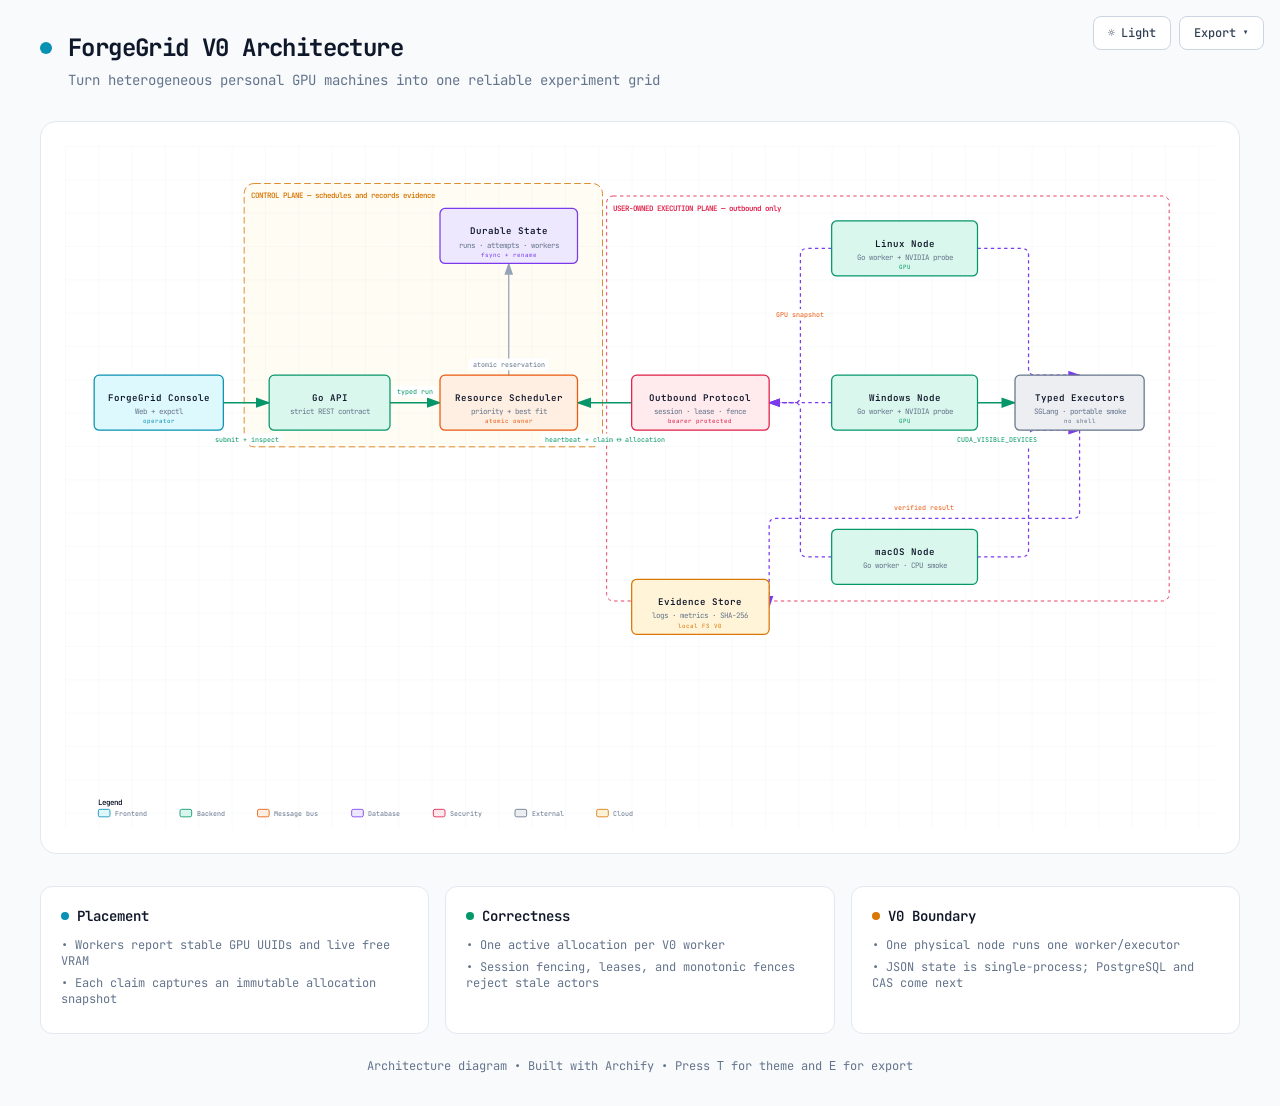
<file: docs/control-plane-architecture.html>
<!DOCTYPE html>
<html lang="en" data-theme="dark">
<head>
  <meta charset="UTF-8">
  <meta name="viewport" content="width=device-width, initial-scale=1.0">
  <meta name="generator" content="archify 2.11.0">
  <title>ForgeGrid V0 Architecture Diagram</title>
  <script>
    // Resolve the theme before first paint so light-preference users don't
    // see a dark flash. The toolbar script below re-applies with UI state.
    (function () {
      try {
        var theme = null;
        try {
          var param = new URLSearchParams(window.location.search).get('theme');
          if (param === 'light' || param === 'dark') theme = param;
        } catch (_) {}
        if (!theme) {
          try { theme = localStorage.getItem('archify-theme'); } catch (_) {}
        }
        if (theme !== 'light' && theme !== 'dark') {
          theme = window.matchMedia('(prefers-color-scheme: light)').matches ? 'light' : 'dark';
        }
        document.documentElement.setAttribute('data-theme', theme);
      } catch (_) {}
    })();
  </script>
  <!-- Async font load: a blackholed network must not block first paint.
       The body font stack falls back to system monospace until it lands. -->
  <link rel="preconnect" href="https://fonts.gstatic.com" crossorigin>
  <link href="https://fonts.googleapis.com/css2?family=JetBrains+Mono:wght@400;500;600;700&display=swap"
        rel="stylesheet" media="print" onload="this.media='all'">
  <noscript>
    <link href="https://fonts.googleapis.com/css2?family=JetBrains+Mono:wght@400;500;600;700&display=swap" rel="stylesheet">
  </noscript>
  <style>
    /* ==========================================================
       THEME VARIABLES — switch by toggling [data-theme] on <html>
       ========================================================== */
    :root,
    [data-theme="dark"] {
      --bg: #020617;
      --grid: #1e293b;
      --text: #ffffff;
      --text-muted: #94a3b8;
      --text-dim: #475569;
      /* UI chrome (menu hints, footer) needs more contrast than SVG .t-dim accents */
      --text-faint: #7d8da1;

      --panel: rgba(15, 23, 42, 0.5);
      --panel-border: #1e293b;
      --lane-fill: rgba(15, 23, 42, 0.22);
      --lane-stroke: #334155;

      --arrow: #64748b;
      --arrow-emphasis: #34d399;

      /* Opaque mask color used behind semi-transparent component fills
         so the arrows drawn underneath are properly hidden. */
      --mask: #0f172a;

      --frontend-fill:    rgba(8, 51, 68, 0.4);
      --frontend-stroke:  #22d3ee;
      --backend-fill:     rgba(6, 78, 59, 0.4);
      --backend-stroke:   #34d399;
      --database-fill:    rgba(76, 29, 149, 0.4);
      --database-stroke:  #a78bfa;
      --cloud-fill:       rgba(120, 53, 15, 0.3);
      --cloud-stroke:     #fbbf24;
      --security-fill:    rgba(136, 19, 55, 0.4);
      --security-stroke:  #fb7185;
      --messagebus-fill:  rgba(251, 146, 60, 0.3);
      --messagebus-stroke:#fb923c;
      --external-fill:    rgba(30, 41, 59, 0.5);
      --external-stroke:  #94a3b8;

      --toolbar-bg:       rgba(15, 23, 42, 0.8);
      --toolbar-border:   #334155;
      --toolbar-text:     #e2e8f0;
      --toolbar-hover:    rgba(15, 23, 42, 0.95);
      --toolbar-menu-bg:  #0f172a;
    }

    [data-theme="light"] {
      --bg: #f8fafc;
      --grid: #e2e8f0;
      --text: #0f172a;
      --text-muted: #64748b;
      --text-dim: #94a3b8;
      --text-faint: #64748b;

      --panel: #ffffff;
      --panel-border: #e2e8f0;
      --lane-fill: rgba(248, 250, 252, 0.65);
      --lane-stroke: #cbd5e1;

      --arrow: #94a3b8;
      --arrow-emphasis: #059669;

      --mask: #ffffff;

      --frontend-fill:    rgba(34, 211, 238, 0.15);
      --frontend-stroke:  #0891b2;
      --backend-fill:     rgba(52, 211, 153, 0.18);
      --backend-stroke:   #059669;
      --database-fill:    rgba(167, 139, 250, 0.2);
      --database-stroke:  #7c3aed;
      --cloud-fill:       rgba(251, 191, 36, 0.18);
      --cloud-stroke:     #d97706;
      --security-fill:    rgba(251, 113, 133, 0.15);
      --security-stroke:  #e11d48;
      --messagebus-fill:  rgba(251, 146, 60, 0.15);
      --messagebus-stroke:#ea580c;
      --external-fill:    rgba(148, 163, 184, 0.18);
      --external-stroke:  #64748b;

      --toolbar-bg:       rgba(255, 255, 255, 0.92);
      --toolbar-border:   #cbd5e1;
      --toolbar-text:     #334155;
      --toolbar-hover:    #ffffff;
      --toolbar-menu-bg:  #ffffff;
    }

    * { margin: 0; padding: 0; box-sizing: border-box; }

    body {
      font-family: 'JetBrains Mono', ui-monospace, SFMono-Regular, Menlo, Consolas, 'DejaVu Sans Mono', 'Liberation Mono', 'Noto Sans Mono CJK SC', 'PingFang SC', 'Hiragino Sans GB', 'Microsoft YaHei', monospace;
      background: var(--bg);
      min-height: 100vh;
      padding: 2rem;
      color: var(--text);
      transition: background 0.2s ease, color 0.2s ease;
    }

    .container { max-width: 1200px; margin: 0 auto; }

    .header { margin-bottom: 2rem; }

    .header-row {
      display: flex;
      align-items: center;
      gap: 1rem;
      margin-bottom: 0.5rem;
    }

    .pulse-dot {
      width: 12px;
      height: 12px;
      background: var(--frontend-stroke);
      border-radius: 50%;
      animation: pulse 2s infinite;
    }

    @keyframes pulse {
      0%, 100% { opacity: 1; }
      50% { opacity: 0.5; }
    }

    h1 {
      font-size: 1.5rem;
      font-weight: 700;
      letter-spacing: -0.025em;
    }

    .subtitle {
      color: var(--text-muted);
      font-size: 0.875rem;
      margin-left: 1.75rem;
    }

    .diagram-container {
      background: var(--panel);
      border-radius: 1rem;
      border: 1px solid var(--panel-border);
      padding: 1.5rem;
      overflow-x: auto;
    }

    svg {
      width: 100%;
      min-width: min(900px, 100%);
      display: block;
    }

    .cards {
      display: grid;
      grid-template-columns: repeat(auto-fit, minmax(280px, 1fr));
      gap: 1rem;
      margin-top: 2rem;
    }

    .card {
      background: var(--panel);
      border-radius: 0.75rem;
      border: 1px solid var(--panel-border);
      padding: 1.25rem;
    }

    .card-header {
      display: flex;
      align-items: center;
      gap: 0.5rem;
      margin-bottom: 0.75rem;
    }

    .card-dot {
      width: 8px;
      height: 8px;
      border-radius: 50%;
    }

    .card-dot.cyan     { background: var(--frontend-stroke); }
    .card-dot.emerald  { background: var(--backend-stroke); }
    .card-dot.violet   { background: var(--database-stroke); }
    .card-dot.amber    { background: var(--cloud-stroke); }
    .card-dot.rose     { background: var(--security-stroke); }
    .card-dot.orange   { background: var(--messagebus-stroke); }
    .card-dot.slate    { background: var(--external-stroke); }

    .card h3 { font-size: 0.875rem; font-weight: 600; color: var(--text); }

    .card ul {
      list-style: none;
      color: var(--text-muted);
      font-size: 0.75rem;
    }

    .card li { margin-bottom: 0.375rem; }

    .footer {
      text-align: center;
      margin-top: 1.5rem;
      color: var(--text-faint);
      font-size: 0.75rem;
    }

    /* ==========================================================
       Print stylesheet — hide interactive controls, force light,
       drop the grid so the diagram doesn't waste ink, use landscape
       so wide diagrams fit, pack summary cards into 2 columns to
       avoid an orphan card on a trailing page.
       ========================================================== */
    @page { size: landscape; margin: 1.5cm; }

    @media print {
      /* Force the FULL light palette — including component fills/strokes and
         lane/arrow colors — so printing from dark theme doesn't put neon
         strokes and translucent dark fills on white paper. */
      :root, [data-theme="dark"], [data-theme="light"] {
        --bg: #ffffff;
        --grid: transparent;
        --panel: #ffffff;
        --panel-border: #e2e8f0;
        --text: #0f172a;
        --text-muted: #475569;
        --text-dim: #94a3b8;
        --text-faint: #64748b;
        --mask: #ffffff;
        --lane-fill: rgba(248, 250, 252, 0.65);
        --lane-stroke: #cbd5e1;
        --arrow: #94a3b8;
        --arrow-emphasis: #059669;
        --frontend-fill:    rgba(34, 211, 238, 0.15);
        --frontend-stroke:  #0891b2;
        --backend-fill:     rgba(52, 211, 153, 0.18);
        --backend-stroke:   #059669;
        --database-fill:    rgba(167, 139, 250, 0.2);
        --database-stroke:  #7c3aed;
        --cloud-fill:       rgba(251, 191, 36, 0.18);
        --cloud-stroke:     #d97706;
        --security-fill:    rgba(251, 113, 133, 0.15);
        --security-stroke:  #e11d48;
        --messagebus-fill:  rgba(251, 146, 60, 0.15);
        --messagebus-stroke:#ea580c;
        --external-fill:    rgba(148, 163, 184, 0.18);
        --external-stroke:  #64748b;
      }
      body { background: #ffffff !important; padding: 0; }
      .container { max-width: none; }
      .toolbar, .archify-toast, .no-print { display: none !important; }
      .diagram-container, .card { box-shadow: none; border-color: #e2e8f0; }
      .cards { grid-template-columns: 1fr 1fr; }
      /* Ensure elements break sensibly across pages */
      .card { break-inside: avoid; page-break-inside: avoid; }
      .diagram-container { break-inside: avoid; page-break-inside: avoid; }
      h1, .subtitle { color: #0f172a; }
    }

    /* ==========================================================
       TOOLBAR (theme toggle + export menu)
       ========================================================== */
    .toolbar {
      position: fixed;
      top: 1rem;
      right: 1rem;
      display: flex;
      gap: 0.5rem;
      z-index: 100;
    }
    .toolbar button {
      background: var(--toolbar-bg);
      color: var(--toolbar-text);
      border: 1px solid var(--toolbar-border);
      padding: 0.5rem 0.875rem;
      border-radius: 0.5rem;
      font-family: inherit;
      font-size: 0.75rem;
      font-weight: 500;
      cursor: pointer;
      backdrop-filter: blur(8px);
      transition: background 0.15s, border-color 0.15s;
      display: inline-flex;
      align-items: center;
      gap: 0.375rem;
    }
    .toolbar button:hover {
      background: var(--toolbar-hover);
      border-color: var(--arrow);
    }
    .toolbar button:focus-visible {
      outline: 2px solid var(--frontend-stroke);
      outline-offset: 2px;
    }
    .toolbar .export-wrap { position: relative; }
    .toolbar .export-menu {
      position: absolute;
      top: calc(100% + 0.375rem);
      right: 0;
      background: var(--toolbar-menu-bg);
      border: 1px solid var(--toolbar-border);
      border-radius: 0.5rem;
      padding: 0.375rem;
      min-width: 160px;
      display: none;
      flex-direction: column;
      box-shadow: 0 4px 20px rgba(0,0,0,0.25);
    }
    .toolbar .export-menu.open { display: flex; }
    .toolbar .export-menu button {
      background: transparent;
      border: 0;
      justify-content: space-between;
      width: 100%;
      text-align: left;
      padding: 0.5rem 0.75rem;
    }
    .toolbar .export-menu button:hover {
      background: var(--toolbar-hover);
    }
    .toolbar .export-menu .hint {
      color: var(--text-faint);
      font-size: 0.625rem;
    }
    .toolbar .export-menu hr {
      border: 0;
      border-top: 1px solid var(--toolbar-border);
      margin: 0.25rem 0.375rem;
      opacity: 0.5;
    }

    /* Toast — brief feedback for actions like "copied" */
    .archify-toast {
      position: fixed;
      top: 1rem;
      left: 50%;
      transform: translateX(-50%) translateY(-8px);
      background: var(--toolbar-menu-bg);
      color: var(--text);
      border: 1px solid var(--toolbar-border);
      padding: 0.5rem 1rem;
      border-radius: 0.5rem;
      font-family: inherit;
      font-size: 0.75rem;
      opacity: 0;
      transition: opacity 0.2s, transform 0.2s;
      z-index: 200;
      pointer-events: none;
      box-shadow: 0 4px 20px rgba(0,0,0,0.25);
    }
    .archify-toast.show {
      opacity: 1;
      transform: translateX(-50%) translateY(0);
    }

    @media (max-width: 720px) {
      body { padding: 1rem; }
      .toolbar {
        position: static;
        justify-content: flex-end;
        margin-bottom: 1rem;
      }
      .header { margin-bottom: 1.25rem; }
      .header-row {
        gap: 0.75rem;
        align-items: flex-start;
      }
      h1 {
        font-size: 1.25rem;
        line-height: 1.25;
      }
      .subtitle {
        margin-left: 0;
        font-size: 0.8125rem;
        line-height: 1.55;
      }
      .diagram-container {
        padding: 0.75rem;
        border-radius: 0.75rem;
      }
      .cards {
        grid-template-columns: 1fr;
        margin-top: 1rem;
      }
    }

    /* ==========================================================
       SVG SEMANTIC CLASSES — use these instead of inline fill/stroke
       ========================================================== */
    .c-grid       { stroke: var(--grid); fill: none; }
    .c-mask       { fill: var(--mask); stroke: none; }

    .c-frontend   { fill: var(--frontend-fill);   stroke: var(--frontend-stroke); }
    .c-backend    { fill: var(--backend-fill);    stroke: var(--backend-stroke); }
    .c-database   { fill: var(--database-fill);   stroke: var(--database-stroke); }
    .c-cloud      { fill: var(--cloud-fill);      stroke: var(--cloud-stroke); }
    .c-security   { fill: var(--security-fill);   stroke: var(--security-stroke); }
    .c-messagebus { fill: var(--messagebus-fill); stroke: var(--messagebus-stroke); }
    .c-external   { fill: var(--external-fill);   stroke: var(--external-stroke); }

    /* Text helpers */
    .t-primary { fill: var(--text); }
    .t-muted   { fill: var(--text-muted); }
    .t-dim     { fill: var(--text-dim); }
    .t-frontend   { fill: var(--frontend-stroke); }
    .t-backend    { fill: var(--backend-stroke); }
    .t-database   { fill: var(--database-stroke); }
    .t-cloud      { fill: var(--cloud-stroke); }
    .t-security   { fill: var(--security-stroke); }
    .t-messagebus { fill: var(--messagebus-stroke); }
    .t-external   { fill: var(--external-stroke); }

    /* Arrows */
    .a-default   { stroke: var(--arrow); fill: none; }
    .a-emphasis  { stroke: var(--arrow-emphasis); fill: none; }
    .a-security  { stroke: var(--security-stroke); fill: none; stroke-dasharray: 5,5; }
    .a-dashed    { stroke: var(--database-stroke); fill: none; stroke-dasharray: 4,4; }

    /* Arrowhead markers reference these */
    .m-default   { fill: var(--arrow); }
    .m-emphasis  { fill: var(--arrow-emphasis); }
    .m-security  { fill: var(--security-stroke); }
    .m-dashed    { fill: var(--database-stroke); }

    /* Dashed boundary variants */
    .c-security-group { fill: transparent; stroke: var(--security-stroke); stroke-dasharray: 4,4; }
    .c-region         { fill: rgba(251, 191, 36, 0.05); stroke: var(--cloud-stroke); stroke-dasharray: 8,4; }
    .c-lane           { fill: var(--lane-fill); stroke: var(--lane-stroke); stroke-dasharray: 6,6; }

    /* Optional trace animation, enabled only by meta.animation = "trace".
       Static diagrams do not carry data-animation and render exactly as before. */
    svg[data-animation="trace"] [data-animate="edge"] {
      stroke-dasharray: 10 8;
      stroke-dashoffset: 54;
      animation: archify-edge-flow 2.4s linear infinite;
      animation-delay: calc(var(--step, 0) * 160ms);
    }
    svg[data-animation="trace"] [data-animate="node"] {
      transform-box: fill-box;
      transform-origin: center;
      animation: archify-node-pulse 3.6s ease-in-out infinite;
      animation-delay: calc(var(--step, 0) * 160ms);
    }
    @keyframes archify-edge-flow {
      to { stroke-dashoffset: 0; }
    }
    @keyframes archify-node-pulse {
      0%, 72%, 100% { filter: none; stroke-width: 1.5; }
      18%, 36% {
        filter: drop-shadow(0 0 8px var(--arrow-emphasis));
        stroke-width: 2.4;
      }
    }
    @media (prefers-reduced-motion: reduce) {
      svg[data-animation="trace"] [data-animate] {
        animation: none !important;
        stroke-dashoffset: 0;
      }
    }
  </style>
</head>
<body>
  <!-- Toolbar: theme toggle + export menu (present on every generated diagram)
       Keyboard: T toggles theme, E opens export menu (when no input focused) -->
  <div class="toolbar" role="toolbar" aria-label="Diagram actions">
    <button id="btn-theme" type="button"
            title="Toggle theme (T)"
            aria-label="Toggle color theme"
            aria-pressed="false">
      <span id="theme-icon" aria-hidden="true">&#9790;</span>
      <span id="theme-label">Dark</span>
    </button>
    <div class="export-wrap">
      <button id="btn-export" type="button"
              title="Export diagram (E)"
              aria-label="Export diagram"
              aria-haspopup="menu"
              aria-expanded="false"
              aria-controls="export-menu">
        Export <span aria-hidden="true">&#9662;</span>
      </button>
      <div class="export-menu" id="export-menu" role="menu" aria-label="Export">
        <button data-action="copy"  type="button" role="menuitem" tabindex="-1">Copy to clipboard <span class="hint">PNG</span></button>
        <hr role="separator">
        <button data-format="png"   type="button" role="menuitem" tabindex="-1">Download PNG</button>
        <button data-format="jpeg"  type="button" role="menuitem" tabindex="-1">Download JPEG</button>
        <button data-format="webp"  type="button" role="menuitem" tabindex="-1">Download WebP</button>
        <hr role="separator">
        <button data-format="svg"   type="button" role="menuitem" tabindex="-1">Download SVG <span class="hint">vector</span></button>
      </div>
    </div>
  </div>

  <div class="container">
    <!-- Header -->
    <div class="header">
      <div class="header-row">
        <div class="pulse-dot"></div>
        <h1>ForgeGrid V0 Architecture</h1>
      </div>
      <p class="subtitle">Turn heterogeneous personal GPU machines into one reliable experiment grid</p>
    </div>

    <!-- Main Diagram -->
    <div class="diagram-container">
      <svg viewBox="0 0 1380 820" role="img" aria-label="ForgeGrid V0 Architecture — Turn heterogeneous personal GPU machines into one reliable experiment grid (architecture diagram)">
        <!-- Definitions -->
        <defs>
          <marker id="arrowhead" markerWidth="10" markerHeight="7" refX="9" refY="3.5" orient="auto">
            <polygon points="0 0, 10 3.5, 0 7" class="m-default" />
          </marker>
          <marker id="arrowhead-emphasis" markerWidth="10" markerHeight="7" refX="9" refY="3.5" orient="auto">
            <polygon points="0 0, 10 3.5, 0 7" class="m-emphasis" />
          </marker>
          <marker id="arrowhead-security" markerWidth="10" markerHeight="7" refX="9" refY="3.5" orient="auto">
            <polygon points="0 0, 10 3.5, 0 7" class="m-security" />
          </marker>
          <marker id="arrowhead-dashed" markerWidth="10" markerHeight="7" refX="9" refY="3.5" orient="auto">
            <polygon points="0 0, 10 3.5, 0 7" class="m-dashed" />
          </marker>
          <pattern id="grid" width="40" height="40" patternUnits="userSpaceOnUse">
            <path d="M 40 0 L 0 0 0 40" class="c-grid" stroke-width="0.5"/>
          </pattern>
        </defs>

        <!-- Background Grid -->
        <rect width="100%" height="100%" fill="url(#grid)" />

        <!-- Boundaries (behind everything) -->
        <rect x="215" y="45" width="430" height="316" rx="12" class="c-region" stroke-width="1"/>
        <text x="223" y="63" class="t-cloud" font-size="9" font-weight="600">CONTROL PLANE — schedules and records evidence</text>

        <rect x="650" y="60" width="675" height="486" rx="8" class="c-security-group" stroke-width="1"/>
        <text x="658" y="78" class="t-security" font-size="9" font-weight="600">USER-OWNED EXECUTION PLANE — outbound only</text>

        <!-- Connection paths (before components for correct z-order) -->
        <path d="M 190 308 L 245 308" class="a-emphasis" stroke-width="1.8" marker-end="url(#arrowhead-emphasis)"/>
        <path d="M 390 308 L 450 308" class="a-emphasis" stroke-width="1.8" marker-end="url(#arrowhead-emphasis)"/>
        <path d="M 532.5 275 L 532.5 141" class="a-default" stroke-width="1.5" marker-end="url(#arrowhead)"/>
        <path d="M 680 308 L 615 308" class="a-emphasis" stroke-width="1.8" marker-end="url(#arrowhead-emphasis)"/>
        <path d="M 920 123 L 890.5 123 Q 882.5 123 882.5 131 L 882.5 300 Q 882.5 308 874.5 308 L 845 308" class="a-dashed" stroke-width="1.5" marker-end="url(#arrowhead-dashed)"/>
        <path d="M 920 308 L 845 308" class="a-dashed" stroke-width="1.5" marker-end="url(#arrowhead-dashed)"/>
        <path d="M 920 493 L 890.5 493 Q 882.5 493 882.5 485 L 882.5 316 Q 882.5 308 874.5 308 L 845 308" class="a-dashed" stroke-width="1.5" marker-end="url(#arrowhead-dashed)"/>
        <path d="M 1095 308 L 1140 308" class="a-emphasis" stroke-width="1.8" marker-end="url(#arrowhead-emphasis)"/>
        <path d="M 1095 123 L 1148.25 123 Q 1156.25 123 1156.25 131 L 1156.25 267 Q 1156.25 275 1164.25 275 L 1217.5 275" class="a-dashed" stroke-width="1.5" marker-end="url(#arrowhead-dashed)"/>
        <path d="M 1095 493 L 1148.25 493 Q 1156.25 493 1156.25 485 L 1156.25 349 Q 1156.25 341 1164.25 341 L 1217.5 341" class="a-dashed" stroke-width="1.5" marker-end="url(#arrowhead-dashed)"/>
        <path d="M 1217.5 341 L 1217.5 439 Q 1217.5 447 1209.5 447 L 853 447 Q 845 447 845 455 L 845 553" class="a-dashed" stroke-width="1.5" marker-end="url(#arrowhead-dashed)"/>

        <!-- Components -->
        <rect x="35" y="275" width="155" height="66" rx="6" class="c-mask"/>
        <rect x="35" y="275" width="155" height="66" rx="6" class="c-frontend" stroke-width="1.5"/>
        <text x="112.5" y="306" class="t-primary" font-size="11" font-weight="600" text-anchor="middle">ForgeGrid Console</text>
        <text x="112.5" y="322" class="t-muted" font-size="9" text-anchor="middle">Web + expctl</text>
        <text x="112.5" y="333" class="t-frontend" font-size="7" text-anchor="middle">operator</text>

        <rect x="245" y="275" width="145" height="66" rx="6" class="c-mask"/>
        <rect x="245" y="275" width="145" height="66" rx="6" class="c-backend" stroke-width="1.5"/>
        <text x="317.5" y="306" class="t-primary" font-size="11" font-weight="600" text-anchor="middle">Go API</text>
        <text x="317.5" y="322" class="t-muted" font-size="9" text-anchor="middle">strict REST contract</text>

        <rect x="450" y="275" width="165" height="66" rx="6" class="c-mask"/>
        <rect x="450" y="275" width="165" height="66" rx="6" class="c-messagebus" stroke-width="1.5"/>
        <text x="532.5" y="306" class="t-primary" font-size="11" font-weight="600" text-anchor="middle">Resource Scheduler</text>
        <text x="532.5" y="322" class="t-muted" font-size="9" text-anchor="middle">priority + best fit</text>
        <text x="532.5" y="333" class="t-messagebus" font-size="7" text-anchor="middle">atomic owner</text>

        <rect x="450" y="75" width="165" height="66" rx="6" class="c-mask"/>
        <rect x="450" y="75" width="165" height="66" rx="6" class="c-database" stroke-width="1.5"/>
        <text x="532.5" y="106" class="t-primary" font-size="11" font-weight="600" text-anchor="middle">Durable State</text>
        <text x="532.5" y="122" class="t-muted" font-size="9" text-anchor="middle">runs · attempts · workers</text>
        <text x="532.5" y="133" class="t-database" font-size="7" text-anchor="middle">fsync + rename</text>

        <rect x="680" y="275" width="165" height="66" rx="6" class="c-mask"/>
        <rect x="680" y="275" width="165" height="66" rx="6" class="c-security" stroke-width="1.5"/>
        <text x="762.5" y="306" class="t-primary" font-size="11" font-weight="600" text-anchor="middle">Outbound Protocol</text>
        <text x="762.5" y="322" class="t-muted" font-size="9" text-anchor="middle">session · lease · fence</text>
        <text x="762.5" y="333" class="t-security" font-size="7" text-anchor="middle">bearer protected</text>

        <rect x="920" y="90" width="175" height="66" rx="6" class="c-mask"/>
        <rect x="920" y="90" width="175" height="66" rx="6" class="c-backend" stroke-width="1.5"/>
        <text x="1007.5" y="121" class="t-primary" font-size="11" font-weight="600" text-anchor="middle">Linux Node</text>
        <text x="1007.5" y="137" class="t-muted" font-size="9" text-anchor="middle">Go worker + NVIDIA probe</text>
        <text x="1007.5" y="148" class="t-backend" font-size="7" text-anchor="middle">GPU</text>

        <rect x="920" y="275" width="175" height="66" rx="6" class="c-mask"/>
        <rect x="920" y="275" width="175" height="66" rx="6" class="c-backend" stroke-width="1.5"/>
        <text x="1007.5" y="306" class="t-primary" font-size="11" font-weight="600" text-anchor="middle">Windows Node</text>
        <text x="1007.5" y="322" class="t-muted" font-size="9" text-anchor="middle">Go worker + NVIDIA probe</text>
        <text x="1007.5" y="333" class="t-backend" font-size="7" text-anchor="middle">GPU</text>

        <rect x="920" y="460" width="175" height="66" rx="6" class="c-mask"/>
        <rect x="920" y="460" width="175" height="66" rx="6" class="c-backend" stroke-width="1.5"/>
        <text x="1007.5" y="491" class="t-primary" font-size="11" font-weight="600" text-anchor="middle">macOS Node</text>
        <text x="1007.5" y="507" class="t-muted" font-size="9" text-anchor="middle">Go worker · CPU smoke</text>

        <rect x="1140" y="275" width="155" height="66" rx="6" class="c-mask"/>
        <rect x="1140" y="275" width="155" height="66" rx="6" class="c-external" stroke-width="1.5"/>
        <text x="1217.5" y="306" class="t-primary" font-size="11" font-weight="600" text-anchor="middle">Typed Executors</text>
        <text x="1217.5" y="322" class="t-muted" font-size="9" text-anchor="middle">SGLang · portable smoke</text>
        <text x="1217.5" y="333" class="t-external" font-size="7" text-anchor="middle">no shell</text>

        <rect x="680" y="520" width="165" height="66" rx="6" class="c-mask"/>
        <rect x="680" y="520" width="165" height="66" rx="6" class="c-cloud" stroke-width="1.5"/>
        <text x="762.5" y="551" class="t-primary" font-size="11" font-weight="600" text-anchor="middle">Evidence Store</text>
        <text x="762.5" y="567" class="t-muted" font-size="9" text-anchor="middle">logs · metrics · SHA-256</text>
        <text x="762.5" y="578" class="t-cloud" font-size="7" text-anchor="middle">local FS V0</text>

        <!-- Connection labels -->
        <rect x="174.6" y="345" width="86.8" height="14" rx="3" class="c-mask"/>
        <text x="218" y="355" class="t-backend" font-size="8" text-anchor="middle">submit + inspect</text>
        <rect x="393.4" y="288" width="53.199999999999996" height="14" rx="3" class="c-mask"/>
        <text x="420" y="298" class="t-backend" font-size="8" text-anchor="middle">typed run</text>
        <rect x="484.3" y="255" width="96.39999999999999" height="14" rx="3" class="c-mask"/>
        <text x="532.5" y="265" class="t-muted" font-size="8" text-anchor="middle">atomic reservation</text>
        <rect x="571" y="345" width="154" height="14" rx="3" class="c-mask"/>
        <text x="648" y="355" class="t-backend" font-size="8" text-anchor="middle">heartbeat + claim ↔ allocation</text>
        <rect x="848.7" y="195.5" width="67.6" height="14" rx="3" class="c-mask"/>
        <text x="882.5" y="205.5" class="t-messagebus" font-size="8" text-anchor="middle">GPU snapshot</text>


        <rect x="1065" y="345" width="106" height="14" rx="3" class="c-mask"/>
        <text x="1118" y="355" class="t-backend" font-size="8" text-anchor="middle">CUDA_VISIBLE_DEVICES</text>


        <rect x="990.25" y="427" width="82" height="14" rx="3" class="c-mask"/>
        <text x="1031.25" y="437" class="t-messagebus" font-size="8" text-anchor="middle">verified result</text>

        <!-- Legend -->
        <text x="40" y="791" class="t-primary" font-size="9" font-weight="600">Legend</text>
        <rect x="40" y="796" width="14" height="9" rx="2" class="c-frontend" stroke-width="1"/>
        <text x="60" y="804" class="t-muted" font-size="8">Frontend</text>
        <rect x="138" y="796" width="14" height="9" rx="2" class="c-backend" stroke-width="1"/>
        <text x="158" y="804" class="t-muted" font-size="8">Backend</text>
        <rect x="231" y="796" width="14" height="9" rx="2" class="c-messagebus" stroke-width="1"/>
        <text x="251" y="804" class="t-muted" font-size="8">Message bus</text>
        <rect x="344" y="796" width="14" height="9" rx="2" class="c-database" stroke-width="1"/>
        <text x="364" y="804" class="t-muted" font-size="8">Database</text>
        <rect x="442" y="796" width="14" height="9" rx="2" class="c-security" stroke-width="1"/>
        <text x="462" y="804" class="t-muted" font-size="8">Security</text>
        <rect x="540" y="796" width="14" height="9" rx="2" class="c-external" stroke-width="1"/>
        <text x="560" y="804" class="t-muted" font-size="8">External</text>
        <rect x="638" y="796" width="14" height="9" rx="2" class="c-cloud" stroke-width="1"/>
        <text x="658" y="804" class="t-muted" font-size="8">Cloud</text>
      </svg>
    </div>

    <!-- Info Cards -->
    <div class="cards">
      <div class="card">
        <div class="card-header">
          <div class="card-dot cyan"></div>
          <h3>Placement</h3>
        </div>
        <ul>
          <li>&bull; Workers report stable GPU UUIDs and live free VRAM</li>
          <li>&bull; Each claim captures an immutable allocation snapshot</li>
        </ul>
      </div>

      <div class="card">
        <div class="card-header">
          <div class="card-dot emerald"></div>
          <h3>Correctness</h3>
        </div>
        <ul>
          <li>&bull; One active allocation per V0 worker</li>
          <li>&bull; Session fencing, leases, and monotonic fences reject stale actors</li>
        </ul>
      </div>

      <div class="card">
        <div class="card-header">
          <div class="card-dot amber"></div>
          <h3>V0 Boundary</h3>
        </div>
        <ul>
          <li>&bull; One physical node runs one worker/executor</li>
          <li>&bull; JSON state is single-process; PostgreSQL and CAS come next</li>
        </ul>
      </div>
    </div>

    <!-- Footer -->
    <p class="footer">
      Architecture diagram &bull; Built with Archify<span class="no-print"> &bull; Press <kbd>T</kbd> for theme and <kbd>E</kbd> for export</span>
    </p>
  </div>

  <script>
    /* ============================================================
       Theme toggle — persists to localStorage, respects system pref
       ============================================================ */
    var Archify = {};

    Archify.theme = (function () {
      var STORAGE_KEY = 'archify-theme';
      var html = document.documentElement;
      var btn = document.getElementById('btn-theme');
      var icon = document.getElementById('theme-icon');
      var label = document.getElementById('theme-label');

      // localStorage can throw (blocked cookies, sandboxed iframes); the whole
      // script element dies on an uncaught error, so guard every access.
      function readStored() {
        try { return localStorage.getItem(STORAGE_KEY); } catch (_) { return null; }
      }
      function writeStored(value) {
        try { localStorage.setItem(STORAGE_KEY, value); } catch (_) {}
      }
      function urlOverride() {
        // URL param wins (useful for deterministic screenshots / share links)
        try {
          var param = new URLSearchParams(window.location.search).get('theme');
          if (param === 'light' || param === 'dark') return param;
        } catch (_) {}
        return null;
      }

      function resolveInitial() {
        var fromUrl = urlOverride();
        if (fromUrl) return fromUrl;
        var saved = readStored();
        if (saved === 'light' || saved === 'dark') return saved;
        return window.matchMedia('(prefers-color-scheme: light)').matches ? 'light' : 'dark';
      }

      function apply(theme) {
        html.setAttribute('data-theme', theme);
        icon.textContent = theme === 'dark' ? '\u263E' : '\u263C';
        label.textContent = theme === 'dark' ? 'Dark' : 'Light';
        btn.setAttribute('aria-pressed', theme === 'light' ? 'true' : 'false');
      }

      function toggle() {
        var next = html.getAttribute('data-theme') === 'dark' ? 'light' : 'dark';
        apply(next);
        writeStored(next);
      }

      apply(resolveInitial());
      btn.addEventListener('click', toggle);

      // Follow live OS theme changes while the user has no explicit preference.
      try {
        var media = window.matchMedia('(prefers-color-scheme: light)');
        var onChange = function (e) {
          var saved = readStored();
          if (urlOverride() || saved === 'light' || saved === 'dark') return;
          apply(e.matches ? 'light' : 'dark');
        };
        if (media.addEventListener) media.addEventListener('change', onChange);
        else if (media.addListener) media.addListener(onChange);
      } catch (_) {}

      return { toggle: toggle };
    })();

    /* ============================================================
       Export — PNG / JPEG / WebP / SVG (download) and Copy PNG (clipboard)

       Raster exports are always rendered at 4x source resolution for
       maximum sharpness. The trick: we set the serialized SVG's
       `width`/`height` to viewBox * 4 so the browser rasterizes the
       vectors at that resolution natively. drawImage then draws at
       the image's natural size (no upscaling = no blur).

       JPEG/WebP paint the current theme's background explicitly since
       those formats have no alpha channel.
       ============================================================ */
    (function () {
      var RASTER_SCALE = 4;

      function diagramFilename() {
        var title = (document.title || 'diagram')
          .replace(/\s+Architecture(\s+Diagram)?$/i, '')
          .replace(/\s+Diagram$/i, '')
          .trim();
        return title.replace(/[^a-z0-9_\-]+/gi, '-')
                    .toLowerCase()
                    .replace(/^-+|-+$/g, '') || 'diagram';
      }

      function currentBg() {
        return getComputedStyle(document.body).backgroundColor || '#ffffff';
      }

      /**
       * Serialize the main SVG into a standalone document.
       *
       * Two modes:
       * - Default (opts.autoTheme=false) — locks the serialized SVG to the
       *   viewer's current theme. Used by the raster pipeline
       *   (PNG/JPEG/WebP/clipboard) because canvas rasterization needs
       *   deterministic colors; a raster cannot react to
       *   prefers-color-scheme after encoding.
       * - autoTheme=true — emits BOTH dark and light variable sets plus a
       *   `@media (prefers-color-scheme)` rule so the resulting SVG
       *   self-themes when embedded in GitHub READMEs or other hosts that
       *   expose a color scheme. Used for "Download SVG".
       */
      function serializeSvg(scale, opts) {
        // scale: integer multiplier for intrinsic SVG pixel dimensions used by
        // the raster path. Defaults to 1 (natural size) for SVG download.
        scale = scale || 1;
        opts = opts || {};
        var autoTheme = opts.autoTheme === true;

        var svg = document.querySelector('.diagram-container svg');
        var clone = svg.cloneNode(true);

        var vb = svg.viewBox.baseVal;
        // Scale width/height so the browser rasterizes the vectors at target
        // resolution directly. viewBox stays unchanged so coordinates don't
        // shift. This is the key to sharp rasters — do NOT scale later via
        // canvas upscaling.
        clone.setAttribute('width', vb.width * scale);
        clone.setAttribute('height', vb.height * scale);
        clone.setAttribute('xmlns', 'http://www.w3.org/2000/svg');

        // Only the SVG-relevant rules: semantic classes, markers, and the
        // theme variable blocks. Toolbar/cards/print CSS can never apply
        // inside a standalone SVG and would only bloat the export.
        var hostStyle = (function () {
          var out = [];
          Array.prototype.forEach.call(document.styleSheets, function (sheet) {
            var rules;
            try { rules = sheet.cssRules; } catch (_) { return; } // cross-origin
            if (!rules) return;
            Array.prototype.forEach.call(rules, function (rule) {
              if (rule.type !== 1) return; // plain style rules only
              var sel = rule.selectorText || '';
              if (/(^|,)\s*(svg|:root|\[data-theme|\.c-|\.t-|\.a-|\.m-)/.test(sel)) {
                out.push(rule.cssText);
              }
            });
          });
          return out.join('\n');
        })();

        // Derive the variable list from the stylesheet so newly added theme
        // variables can never be missed by the export pipeline again
        // (--lane-fill/--lane-stroke once were).
        var varNames = (function () {
          var seen = {};
          var names = [];
          (hostStyle.match(/--[a-zA-Z0-9-]+(?=\s*:)/g) || []).forEach(function (n) {
            if (!seen[n]) { seen[n] = true; names.push(n); }
          });
          return names;
        })();

        // Resolve the full variable set for a given data-theme via an
        // off-DOM probe, independent of what the viewer is currently set to.
        function resolveVars(themeAttr) {
          var probe = document.createElement('div');
          probe.setAttribute('data-theme', themeAttr);
          probe.style.cssText = 'position:absolute;width:0;height:0;visibility:hidden;';
          document.body.appendChild(probe);
          try {
            var c = getComputedStyle(probe);
            return varNames.map(function (n) {
              return n + ': ' + c.getPropertyValue(n).trim() + ';';
            }).join(' ');
          } finally {
            document.body.removeChild(probe);
          }
        }

        // Prepend a local()-only @font-face block for each weight so that the
        // sandboxed image-rendering context used during PNG/JPEG/WebP export
        // can find JetBrains Mono if the user has it installed locally, and
        // falls through cleanly to the monospace stack otherwise. The usual
        // Google-Fonts <link> in the host document is unreachable from the
        // serialized SVG, so url()-sourced faces would just hang.
        var fontFallback = [400, 500, 600, 700].map(function (w) {
          return "@font-face { font-family: 'JetBrains Mono'; font-weight: " + w +
                 "; src: local('JetBrains Mono'), local('JetBrainsMono-Regular'); }";
        }).join('\n');

        var style = document.createElementNS('http://www.w3.org/2000/svg', 'style');
        var bgRect = document.createElementNS('http://www.w3.org/2000/svg', 'rect');
        bgRect.setAttribute('width', '100%');
        bgRect.setAttribute('height', '100%');

        if (autoTheme) {
          // Dual-theme SVG. Dark is the default (so hosts without
          // prefers-color-scheme still render), light swaps in via media
          // query, and svg[data-theme="..."] still lets downstream
          // consumers force a specific theme.
          var darkVars = resolveVars('dark');
          var lightVars = resolveVars('light');

          style.textContent =
            fontFallback + "\n" +
            "svg { font-family: 'JetBrains Mono', ui-monospace, SFMono-Regular, Menlo, Consolas, 'DejaVu Sans Mono', 'Liberation Mono', 'Noto Sans Mono CJK SC', 'PingFang SC', 'Hiragino Sans GB', 'Microsoft YaHei', monospace; }\n" +
            hostStyle + "\n" +
            ":root, svg { " + darkVars + " }\n" +
            "@media (prefers-color-scheme: light) { :root, svg { " + lightVars + " } }\n" +
            "svg[data-theme=\"light\"] { " + lightVars + " }\n" +
            "svg[data-theme=\"dark\"] { " + darkVars + " }\n" +
            "rect.c-bg-rect { fill: var(--bg); }\n";

          // Don't lock the serialized SVG to the viewer's current theme.
          clone.removeAttribute('data-theme');
          // Background follows the CSS variable, not a fixed color, so it
          // swaps with the media query.
          bgRect.setAttribute('class', 'c-bg-rect');
        } else {
          // Raster path: lock to the viewer's current theme.
          var theme = document.documentElement.getAttribute('data-theme') || 'dark';
          var themeHost = document.querySelector('[data-theme="' + theme + '"]') || document.documentElement;
          var computed = getComputedStyle(themeHost);
          var vars = varNames.map(function (n) {
            return n + ': ' + computed.getPropertyValue(n).trim() + ';';
          }).join(' ');

          // IMPORTANT: inject the resolved variables AFTER hostStyle,
          // otherwise hostStyle's ":root, [data-theme=\"dark\"] { ... }" rule
          // overrides our chosen theme via later-in-cascade equal-specificity.
          // Keep this order.
          style.textContent =
            fontFallback + "\n" +
            "svg { font-family: 'JetBrains Mono', ui-monospace, SFMono-Regular, Menlo, Consolas, 'DejaVu Sans Mono', 'Liberation Mono', 'Noto Sans Mono CJK SC', 'PingFang SC', 'Hiragino Sans GB', 'Microsoft YaHei', monospace; }\n" +
            hostStyle + "\n" +
            ":root, svg { " + vars + " }\n";

          bgRect.setAttribute('fill', computed.getPropertyValue('--bg').trim() || '#ffffff');
        }

        clone.insertBefore(style, clone.firstChild);
        clone.insertBefore(bgRect, style.nextSibling);

        return {
          svgString: new XMLSerializer().serializeToString(clone),
          width: vb.width * scale,
          height: vb.height * scale
        };
      }

      function download(blob, filename) {
        var url = URL.createObjectURL(blob);
        var a = document.createElement('a');
        a.href = url;
        a.download = filename;
        document.body.appendChild(a);
        a.click();
        a.remove();
        setTimeout(function () { URL.revokeObjectURL(url); }, 1000);
      }

      // Conservative upper bound on total canvas pixels. Older Safari on iOS
      // silently produces a blank canvas above ~16 Mpx; Chrome / Firefox /
      // desktop Safari are far higher but start failing on memory-constrained
      // devices. We pick the largest integer scale in {4,3,2,1} whose target
      // pixel count fits under this cap.
      var MAX_CANVAS_PIXELS = 16 * 1024 * 1024;

      function pickSafeScale(vbW, vbH) {
        for (var s = RASTER_SCALE; s >= 1; s--) {
          if (vbW * s * vbH * s <= MAX_CANVAS_PIXELS) return s;
        }
        return 1;
      }

      function rasterize(format) {
        // Serialize at a safe scale (RASTER_SCALE=4 by default, reduced if the
        // resulting canvas would exceed MAX_CANVAS_PIXELS). The SVG itself is
        // rasterized at target resolution natively; drawImage draws at natural
        // size — no upsampling blur.
        var svg = document.querySelector('.diagram-container svg');
        var vb = svg.viewBox.baseVal;
        var scale = pickSafeScale(vb.width, vb.height);
        var data = serializeSvg(scale);
        var svgBlob = new Blob([data.svgString], { type: 'image/svg+xml;charset=utf-8' });
        var svgUrl = URL.createObjectURL(svgBlob);

        return new Promise(function (resolve, reject) {
          var img = new Image();
          img.onload = function () {
            var canvas = document.createElement('canvas');
            canvas.width = data.width;
            canvas.height = data.height;
            var ctx = canvas.getContext('2d');
            if (format === 'jpeg') {
              ctx.fillStyle = currentBg();
              ctx.fillRect(0, 0, canvas.width, canvas.height);
            }
            // Draw at natural size — SVG was already rasterized at target res.
            ctx.drawImage(img, 0, 0);
            URL.revokeObjectURL(svgUrl);
            var mime = format === 'jpeg' ? 'image/jpeg' :
                       format === 'webp' ? 'image/webp' : 'image/png';
            var quality = format === 'png' ? undefined : 0.95;
            canvas.toBlob(function (blob) {
              if (!blob) reject(new Error('toBlob returned null for ' + format));
              else resolve(blob);
            }, mime, quality);
          };
          img.onerror = function (e) {
            URL.revokeObjectURL(svgUrl);
            reject(e);
          };
          img.src = svgUrl;
        });
      }

      var menu = document.getElementById('export-menu');
      var btn = document.getElementById('btn-export');
      var items = function () {
        return Array.prototype.slice.call(menu.querySelectorAll('button[role="menuitem"]'));
      };

      // ---- Clipboard support ----------------------------------------------
      function canCopyImage() {
        return typeof ClipboardItem !== 'undefined' &&
               navigator.clipboard &&
               typeof navigator.clipboard.write === 'function';
      }

      // ---- Raster format detection ----------------------------------------
      // canvas.toBlob('image/webp') silently returns a PNG on browsers without
      // WebP encoding (older Safari), so detect explicitly.
      function supports(format) {
        if (format === 'svg' || format === 'png') return true;
        var mime = format === 'jpeg' ? 'image/jpeg' : 'image/webp';
        try {
          var c = document.createElement('canvas');
          c.width = c.height = 2;
          return c.toDataURL(mime).indexOf('data:' + mime) === 0;
        } catch (_) { return false; }
      }

      // Gray out unsupported items.
      items().forEach(function (it) {
        if (it.dataset.format && !supports(it.dataset.format)) {
          it.disabled = true;
          it.title = 'Not supported by this browser';
          it.style.opacity = '0.5';
        }
        if (it.dataset.action === 'copy' && !canCopyImage()) {
          it.disabled = true;
          it.title = 'Clipboard image write not supported by this browser';
          it.style.opacity = '0.5';
        }
      });

      // ---- Toast ----------------------------------------------------------
      // A live region only announces CHANGES to an existing node, so the toast
      // element is created once up front and updated in place.
      var toastEl = document.createElement('div');
      toastEl.className = 'archify-toast';
      toastEl.setAttribute('role', 'status');
      document.body.appendChild(toastEl);
      var toastTimer = null;

      function toast(msg) {
        toastEl.textContent = '';
        requestAnimationFrame(function () {
          toastEl.textContent = msg;
          toastEl.classList.add('show');
        });
        clearTimeout(toastTimer);
        toastTimer = setTimeout(function () { toastEl.classList.remove('show'); }, 1500);
      }

      function open(focusLast) {
        menu.classList.add('open');
        btn.setAttribute('aria-expanded', 'true');
        var available = items().filter(function (i) { return !i.disabled; });
        var target = focusLast ? available[available.length - 1] : available[0];
        if (target) target.focus();
      }
      function close(focusTrigger) {
        menu.classList.remove('open');
        btn.setAttribute('aria-expanded', 'false');
        if (focusTrigger) btn.focus();
      }
      function isOpen() { return menu.classList.contains('open'); }

      btn.addEventListener('click', function (e) {
        e.stopPropagation();
        if (isOpen()) close(false);
        else open();
      });
      // APG menu-button pattern: ArrowDown/ArrowUp on the trigger opens the menu.
      btn.addEventListener('keydown', function (e) {
        if (e.key === 'ArrowDown' || e.key === 'ArrowUp') {
          e.preventDefault();
          if (!isOpen()) open(e.key === 'ArrowUp');
        }
      });
      document.addEventListener('click', function (e) {
        if (!menu.contains(e.target) && e.target !== btn) close(false);
      });

      // Keyboard navigation inside the menu.
      //   Menu items: Up/Down, Home/End.
      //   Esc closes + returns focus to trigger; Tab closes.
      menu.addEventListener('keydown', function (e) {
        if (e.key === 'Escape') { e.preventDefault(); close(true); return; }
        if (e.key === 'Tab')    { close(false); return; }

        var available = items().filter(function (i) { return !i.disabled; });
        var current = available.indexOf(document.activeElement);
        switch (e.key) {
          case 'ArrowDown':
            e.preventDefault();
            if (available.length) available[(current + 1 + available.length) % available.length].focus();
            break;
          case 'ArrowUp':
            e.preventDefault();
            if (available.length) available[(current - 1 + available.length) % available.length].focus();
            break;
          case 'Home':
            e.preventDefault();
            if (available[0]) available[0].focus();
            break;
          case 'End':
            e.preventDefault();
            if (available.length) available[available.length - 1].focus();
            break;
        }
      });

      function runExport(format) {
        var base = diagramFilename();
        close(true);
        return (format === 'svg'
          ? Promise.resolve(serializeSvg(1, { autoTheme: true })).then(function (d) {
              download(new Blob([d.svgString], { type: 'image/svg+xml;charset=utf-8' }), base + '.svg');
            })
          : rasterize(format).then(function (blob) {
              download(blob, base + '.' + format);
            })
        ).catch(function (err) {
          console.error(err);
          alert('Export failed: ' + (err && err.message ? err.message : format));
        });
      }

      function runCopy() {
        close(true);
        if (!canCopyImage()) {
          alert('Clipboard image write not supported in this browser.');
          return;
        }
        // WebKit requires ClipboardItem to be constructed synchronously inside
        // the user gesture — pass the pending Promise<Blob> as the item value.
        // Browsers that reject promise values throw synchronously; fall back
        // to awaiting the blob first (works in Chromium/Firefox).
        var blobPromise = rasterize('png');
        var writePromise;
        try {
          writePromise = navigator.clipboard.write([new ClipboardItem({ 'image/png': blobPromise })]);
        } catch (_) {
          writePromise = blobPromise.then(function (blob) {
            return navigator.clipboard.write([new ClipboardItem({ 'image/png': blob })]);
          });
        }
        return writePromise.then(function () {
          toast('Copied PNG to clipboard');
        }).catch(function (err) {
          console.error(err);
          alert('Copy failed: ' + (err && err.message ? err.message : 'unknown'));
        });
      }

      menu.addEventListener('click', function (e) {
        var copyBtn = e.target.closest('button[data-action="copy"]');
        if (copyBtn && !copyBtn.disabled) { runCopy(); return; }

        var formatBtn = e.target.closest('button[data-format]');
        if (formatBtn && !formatBtn.disabled) { runExport(formatBtn.dataset.format); }
      });

      Archify.exportMenu = { open: open, close: close, isOpen: isOpen, run: runExport };

      // Auto-open on page load for demo/screenshot purposes: ?openExport=1
      // Wait for fonts (so the menu doesn't flash before typography lands)
      // and paint before opening. Fallback timeout for browsers without the
      // Font Loading API.
      try {
        if (new URLSearchParams(window.location.search).get('openExport') === '1') {
          var openWhenReady = function () {
            requestAnimationFrame(function () { requestAnimationFrame(open); });
          };
          if (document.fonts && document.fonts.ready) {
            document.fonts.ready.then(openWhenReady);
          } else {
            setTimeout(openWhenReady, 200);
          }
        }
      } catch (_) {}
    })();

    /* ============================================================
       Global keyboard shortcuts
         T -> toggle theme
         E -> open export menu
       Ignored when focus is inside an input/textarea/contenteditable.
       ============================================================ */
    document.addEventListener('keydown', function (e) {
      if (e.metaKey || e.ctrlKey || e.altKey) return;
      var t = e.target;
      if (t && (t.tagName === 'INPUT' || t.tagName === 'TEXTAREA' || t.isContentEditable)) return;
      if (e.key === 't' || e.key === 'T') {
        e.preventDefault();
        Archify.theme.toggle();
      } else if (e.key === 'e' || e.key === 'E') {
        e.preventDefault();
        if (!Archify.exportMenu.isOpen()) Archify.exportMenu.open();
      }
    });
  </script>
</body>
</html>
</file>
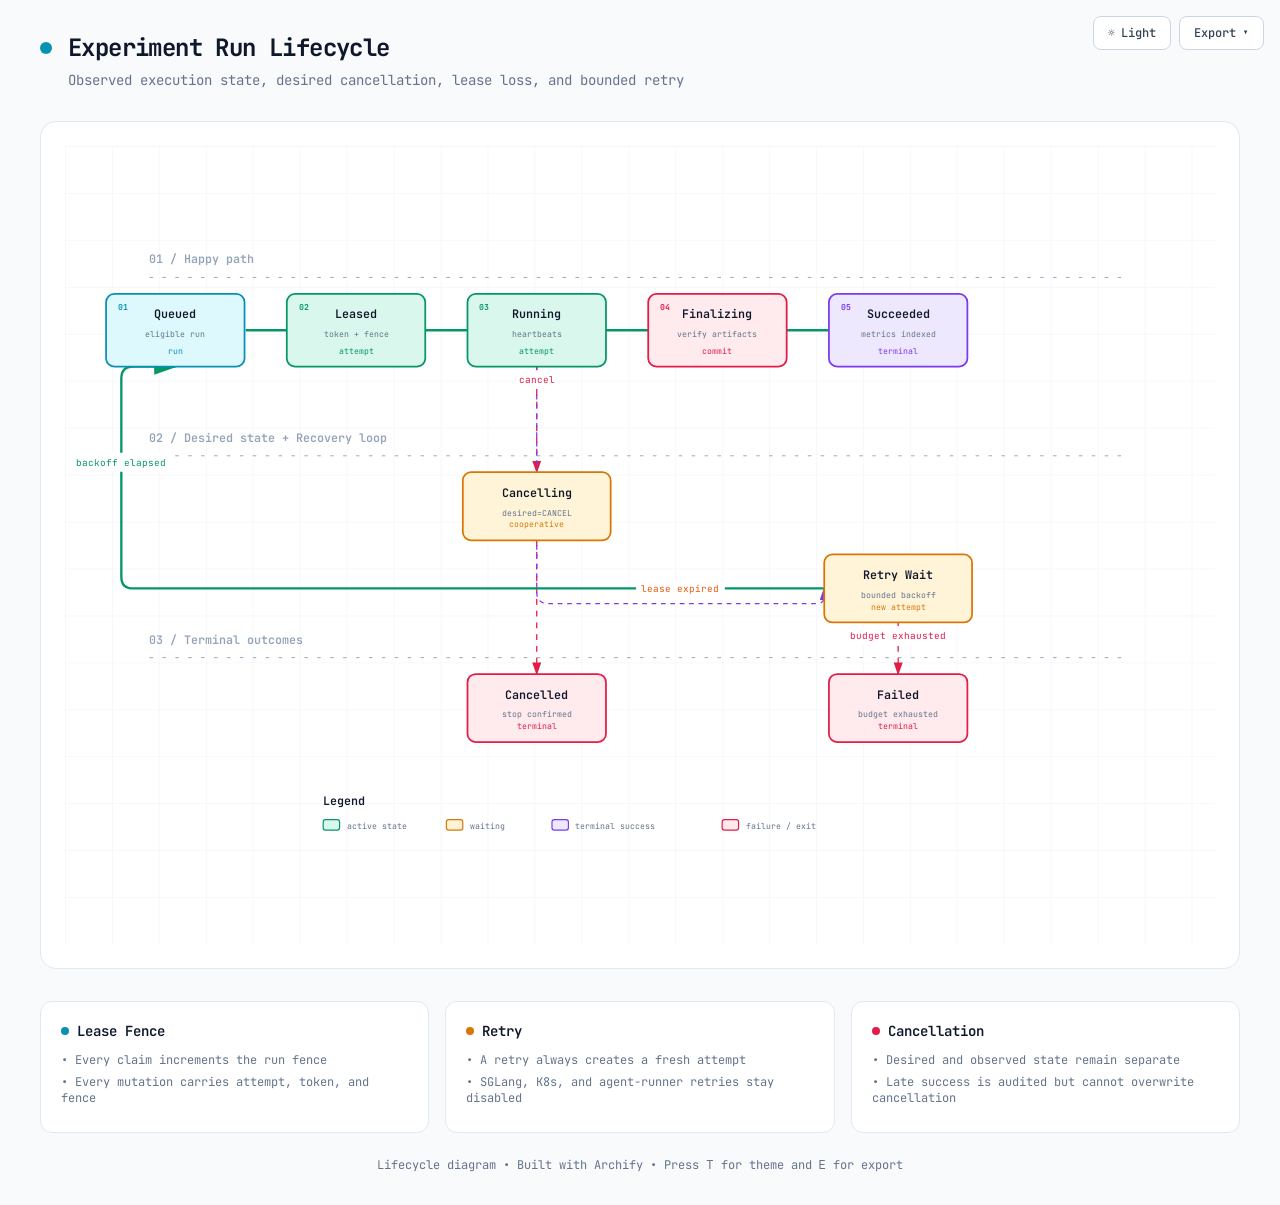
<file: docs/run-lifecycle.html>
<!DOCTYPE html>
<html lang="en" data-theme="dark">
<head>
  <meta charset="UTF-8">
  <meta name="viewport" content="width=device-width, initial-scale=1.0">
  <meta name="generator" content="archify 2.11.0">
  <title>Experiment Run Lifecycle Diagram</title>
  <script>
    // Resolve the theme before first paint so light-preference users don't
    // see a dark flash. The toolbar script below re-applies with UI state.
    (function () {
      try {
        var theme = null;
        try {
          var param = new URLSearchParams(window.location.search).get('theme');
          if (param === 'light' || param === 'dark') theme = param;
        } catch (_) {}
        if (!theme) {
          try { theme = localStorage.getItem('archify-theme'); } catch (_) {}
        }
        if (theme !== 'light' && theme !== 'dark') {
          theme = window.matchMedia('(prefers-color-scheme: light)').matches ? 'light' : 'dark';
        }
        document.documentElement.setAttribute('data-theme', theme);
      } catch (_) {}
    })();
  </script>
  <!-- Async font load: a blackholed network must not block first paint.
       The body font stack falls back to system monospace until it lands. -->
  <link rel="preconnect" href="https://fonts.gstatic.com" crossorigin>
  <link href="https://fonts.googleapis.com/css2?family=JetBrains+Mono:wght@400;500;600;700&display=swap"
        rel="stylesheet" media="print" onload="this.media='all'">
  <noscript>
    <link href="https://fonts.googleapis.com/css2?family=JetBrains+Mono:wght@400;500;600;700&display=swap" rel="stylesheet">
  </noscript>
  <style>
    /* ==========================================================
       THEME VARIABLES — switch by toggling [data-theme] on <html>
       ========================================================== */
    :root,
    [data-theme="dark"] {
      --bg: #020617;
      --grid: #1e293b;
      --text: #ffffff;
      --text-muted: #94a3b8;
      --text-dim: #475569;
      /* UI chrome (menu hints, footer) needs more contrast than SVG .t-dim accents */
      --text-faint: #7d8da1;

      --panel: rgba(15, 23, 42, 0.5);
      --panel-border: #1e293b;
      --lane-fill: rgba(15, 23, 42, 0.22);
      --lane-stroke: #334155;

      --arrow: #64748b;
      --arrow-emphasis: #34d399;

      /* Opaque mask color used behind semi-transparent component fills
         so the arrows drawn underneath are properly hidden. */
      --mask: #0f172a;

      --frontend-fill:    rgba(8, 51, 68, 0.4);
      --frontend-stroke:  #22d3ee;
      --backend-fill:     rgba(6, 78, 59, 0.4);
      --backend-stroke:   #34d399;
      --database-fill:    rgba(76, 29, 149, 0.4);
      --database-stroke:  #a78bfa;
      --cloud-fill:       rgba(120, 53, 15, 0.3);
      --cloud-stroke:     #fbbf24;
      --security-fill:    rgba(136, 19, 55, 0.4);
      --security-stroke:  #fb7185;
      --messagebus-fill:  rgba(251, 146, 60, 0.3);
      --messagebus-stroke:#fb923c;
      --external-fill:    rgba(30, 41, 59, 0.5);
      --external-stroke:  #94a3b8;

      --toolbar-bg:       rgba(15, 23, 42, 0.8);
      --toolbar-border:   #334155;
      --toolbar-text:     #e2e8f0;
      --toolbar-hover:    rgba(15, 23, 42, 0.95);
      --toolbar-menu-bg:  #0f172a;
    }

    [data-theme="light"] {
      --bg: #f8fafc;
      --grid: #e2e8f0;
      --text: #0f172a;
      --text-muted: #64748b;
      --text-dim: #94a3b8;
      --text-faint: #64748b;

      --panel: #ffffff;
      --panel-border: #e2e8f0;
      --lane-fill: rgba(248, 250, 252, 0.65);
      --lane-stroke: #cbd5e1;

      --arrow: #94a3b8;
      --arrow-emphasis: #059669;

      --mask: #ffffff;

      --frontend-fill:    rgba(34, 211, 238, 0.15);
      --frontend-stroke:  #0891b2;
      --backend-fill:     rgba(52, 211, 153, 0.18);
      --backend-stroke:   #059669;
      --database-fill:    rgba(167, 139, 250, 0.2);
      --database-stroke:  #7c3aed;
      --cloud-fill:       rgba(251, 191, 36, 0.18);
      --cloud-stroke:     #d97706;
      --security-fill:    rgba(251, 113, 133, 0.15);
      --security-stroke:  #e11d48;
      --messagebus-fill:  rgba(251, 146, 60, 0.15);
      --messagebus-stroke:#ea580c;
      --external-fill:    rgba(148, 163, 184, 0.18);
      --external-stroke:  #64748b;

      --toolbar-bg:       rgba(255, 255, 255, 0.92);
      --toolbar-border:   #cbd5e1;
      --toolbar-text:     #334155;
      --toolbar-hover:    #ffffff;
      --toolbar-menu-bg:  #ffffff;
    }

    * { margin: 0; padding: 0; box-sizing: border-box; }

    body {
      font-family: 'JetBrains Mono', ui-monospace, SFMono-Regular, Menlo, Consolas, 'DejaVu Sans Mono', 'Liberation Mono', 'Noto Sans Mono CJK SC', 'PingFang SC', 'Hiragino Sans GB', 'Microsoft YaHei', monospace;
      background: var(--bg);
      min-height: 100vh;
      padding: 2rem;
      color: var(--text);
      transition: background 0.2s ease, color 0.2s ease;
    }

    .container { max-width: 1200px; margin: 0 auto; }

    .header { margin-bottom: 2rem; }

    .header-row {
      display: flex;
      align-items: center;
      gap: 1rem;
      margin-bottom: 0.5rem;
    }

    .pulse-dot {
      width: 12px;
      height: 12px;
      background: var(--frontend-stroke);
      border-radius: 50%;
      animation: pulse 2s infinite;
    }

    @keyframes pulse {
      0%, 100% { opacity: 1; }
      50% { opacity: 0.5; }
    }

    h1 {
      font-size: 1.5rem;
      font-weight: 700;
      letter-spacing: -0.025em;
    }

    .subtitle {
      color: var(--text-muted);
      font-size: 0.875rem;
      margin-left: 1.75rem;
    }

    .diagram-container {
      background: var(--panel);
      border-radius: 1rem;
      border: 1px solid var(--panel-border);
      padding: 1.5rem;
      overflow-x: auto;
    }

    svg {
      width: 100%;
      min-width: min(900px, 100%);
      display: block;
    }

    .cards {
      display: grid;
      grid-template-columns: repeat(auto-fit, minmax(280px, 1fr));
      gap: 1rem;
      margin-top: 2rem;
    }

    .card {
      background: var(--panel);
      border-radius: 0.75rem;
      border: 1px solid var(--panel-border);
      padding: 1.25rem;
    }

    .card-header {
      display: flex;
      align-items: center;
      gap: 0.5rem;
      margin-bottom: 0.75rem;
    }

    .card-dot {
      width: 8px;
      height: 8px;
      border-radius: 50%;
    }

    .card-dot.cyan     { background: var(--frontend-stroke); }
    .card-dot.emerald  { background: var(--backend-stroke); }
    .card-dot.violet   { background: var(--database-stroke); }
    .card-dot.amber    { background: var(--cloud-stroke); }
    .card-dot.rose     { background: var(--security-stroke); }
    .card-dot.orange   { background: var(--messagebus-stroke); }
    .card-dot.slate    { background: var(--external-stroke); }

    .card h3 { font-size: 0.875rem; font-weight: 600; color: var(--text); }

    .card ul {
      list-style: none;
      color: var(--text-muted);
      font-size: 0.75rem;
    }

    .card li { margin-bottom: 0.375rem; }

    .footer {
      text-align: center;
      margin-top: 1.5rem;
      color: var(--text-faint);
      font-size: 0.75rem;
    }

    /* ==========================================================
       Print stylesheet — hide interactive controls, force light,
       drop the grid so the diagram doesn't waste ink, use landscape
       so wide diagrams fit, pack summary cards into 2 columns to
       avoid an orphan card on a trailing page.
       ========================================================== */
    @page { size: landscape; margin: 1.5cm; }

    @media print {
      /* Force the FULL light palette — including component fills/strokes and
         lane/arrow colors — so printing from dark theme doesn't put neon
         strokes and translucent dark fills on white paper. */
      :root, [data-theme="dark"], [data-theme="light"] {
        --bg: #ffffff;
        --grid: transparent;
        --panel: #ffffff;
        --panel-border: #e2e8f0;
        --text: #0f172a;
        --text-muted: #475569;
        --text-dim: #94a3b8;
        --text-faint: #64748b;
        --mask: #ffffff;
        --lane-fill: rgba(248, 250, 252, 0.65);
        --lane-stroke: #cbd5e1;
        --arrow: #94a3b8;
        --arrow-emphasis: #059669;
        --frontend-fill:    rgba(34, 211, 238, 0.15);
        --frontend-stroke:  #0891b2;
        --backend-fill:     rgba(52, 211, 153, 0.18);
        --backend-stroke:   #059669;
        --database-fill:    rgba(167, 139, 250, 0.2);
        --database-stroke:  #7c3aed;
        --cloud-fill:       rgba(251, 191, 36, 0.18);
        --cloud-stroke:     #d97706;
        --security-fill:    rgba(251, 113, 133, 0.15);
        --security-stroke:  #e11d48;
        --messagebus-fill:  rgba(251, 146, 60, 0.15);
        --messagebus-stroke:#ea580c;
        --external-fill:    rgba(148, 163, 184, 0.18);
        --external-stroke:  #64748b;
      }
      body { background: #ffffff !important; padding: 0; }
      .container { max-width: none; }
      .toolbar, .archify-toast, .no-print { display: none !important; }
      .diagram-container, .card { box-shadow: none; border-color: #e2e8f0; }
      .cards { grid-template-columns: 1fr 1fr; }
      /* Ensure elements break sensibly across pages */
      .card { break-inside: avoid; page-break-inside: avoid; }
      .diagram-container { break-inside: avoid; page-break-inside: avoid; }
      h1, .subtitle { color: #0f172a; }
    }

    /* ==========================================================
       TOOLBAR (theme toggle + export menu)
       ========================================================== */
    .toolbar {
      position: fixed;
      top: 1rem;
      right: 1rem;
      display: flex;
      gap: 0.5rem;
      z-index: 100;
    }
    .toolbar button {
      background: var(--toolbar-bg);
      color: var(--toolbar-text);
      border: 1px solid var(--toolbar-border);
      padding: 0.5rem 0.875rem;
      border-radius: 0.5rem;
      font-family: inherit;
      font-size: 0.75rem;
      font-weight: 500;
      cursor: pointer;
      backdrop-filter: blur(8px);
      transition: background 0.15s, border-color 0.15s;
      display: inline-flex;
      align-items: center;
      gap: 0.375rem;
    }
    .toolbar button:hover {
      background: var(--toolbar-hover);
      border-color: var(--arrow);
    }
    .toolbar button:focus-visible {
      outline: 2px solid var(--frontend-stroke);
      outline-offset: 2px;
    }
    .toolbar .export-wrap { position: relative; }
    .toolbar .export-menu {
      position: absolute;
      top: calc(100% + 0.375rem);
      right: 0;
      background: var(--toolbar-menu-bg);
      border: 1px solid var(--toolbar-border);
      border-radius: 0.5rem;
      padding: 0.375rem;
      min-width: 160px;
      display: none;
      flex-direction: column;
      box-shadow: 0 4px 20px rgba(0,0,0,0.25);
    }
    .toolbar .export-menu.open { display: flex; }
    .toolbar .export-menu button {
      background: transparent;
      border: 0;
      justify-content: space-between;
      width: 100%;
      text-align: left;
      padding: 0.5rem 0.75rem;
    }
    .toolbar .export-menu button:hover {
      background: var(--toolbar-hover);
    }
    .toolbar .export-menu .hint {
      color: var(--text-faint);
      font-size: 0.625rem;
    }
    .toolbar .export-menu hr {
      border: 0;
      border-top: 1px solid var(--toolbar-border);
      margin: 0.25rem 0.375rem;
      opacity: 0.5;
    }

    /* Toast — brief feedback for actions like "copied" */
    .archify-toast {
      position: fixed;
      top: 1rem;
      left: 50%;
      transform: translateX(-50%) translateY(-8px);
      background: var(--toolbar-menu-bg);
      color: var(--text);
      border: 1px solid var(--toolbar-border);
      padding: 0.5rem 1rem;
      border-radius: 0.5rem;
      font-family: inherit;
      font-size: 0.75rem;
      opacity: 0;
      transition: opacity 0.2s, transform 0.2s;
      z-index: 200;
      pointer-events: none;
      box-shadow: 0 4px 20px rgba(0,0,0,0.25);
    }
    .archify-toast.show {
      opacity: 1;
      transform: translateX(-50%) translateY(0);
    }

    @media (max-width: 720px) {
      body { padding: 1rem; }
      .toolbar {
        position: static;
        justify-content: flex-end;
        margin-bottom: 1rem;
      }
      .header { margin-bottom: 1.25rem; }
      .header-row {
        gap: 0.75rem;
        align-items: flex-start;
      }
      h1 {
        font-size: 1.25rem;
        line-height: 1.25;
      }
      .subtitle {
        margin-left: 0;
        font-size: 0.8125rem;
        line-height: 1.55;
      }
      .diagram-container {
        padding: 0.75rem;
        border-radius: 0.75rem;
      }
      .cards {
        grid-template-columns: 1fr;
        margin-top: 1rem;
      }
    }

    /* ==========================================================
       SVG SEMANTIC CLASSES — use these instead of inline fill/stroke
       ========================================================== */
    .c-grid       { stroke: var(--grid); fill: none; }
    .c-mask       { fill: var(--mask); stroke: none; }

    .c-frontend   { fill: var(--frontend-fill);   stroke: var(--frontend-stroke); }
    .c-backend    { fill: var(--backend-fill);    stroke: var(--backend-stroke); }
    .c-database   { fill: var(--database-fill);   stroke: var(--database-stroke); }
    .c-cloud      { fill: var(--cloud-fill);      stroke: var(--cloud-stroke); }
    .c-security   { fill: var(--security-fill);   stroke: var(--security-stroke); }
    .c-messagebus { fill: var(--messagebus-fill); stroke: var(--messagebus-stroke); }
    .c-external   { fill: var(--external-fill);   stroke: var(--external-stroke); }

    /* Text helpers */
    .t-primary { fill: var(--text); }
    .t-muted   { fill: var(--text-muted); }
    .t-dim     { fill: var(--text-dim); }
    .t-frontend   { fill: var(--frontend-stroke); }
    .t-backend    { fill: var(--backend-stroke); }
    .t-database   { fill: var(--database-stroke); }
    .t-cloud      { fill: var(--cloud-stroke); }
    .t-security   { fill: var(--security-stroke); }
    .t-messagebus { fill: var(--messagebus-stroke); }
    .t-external   { fill: var(--external-stroke); }

    /* Arrows */
    .a-default   { stroke: var(--arrow); fill: none; }
    .a-emphasis  { stroke: var(--arrow-emphasis); fill: none; }
    .a-security  { stroke: var(--security-stroke); fill: none; stroke-dasharray: 5,5; }
    .a-dashed    { stroke: var(--database-stroke); fill: none; stroke-dasharray: 4,4; }

    /* Arrowhead markers reference these */
    .m-default   { fill: var(--arrow); }
    .m-emphasis  { fill: var(--arrow-emphasis); }
    .m-security  { fill: var(--security-stroke); }
    .m-dashed    { fill: var(--database-stroke); }

    /* Dashed boundary variants */
    .c-security-group { fill: transparent; stroke: var(--security-stroke); stroke-dasharray: 4,4; }
    .c-region         { fill: rgba(251, 191, 36, 0.05); stroke: var(--cloud-stroke); stroke-dasharray: 8,4; }
    .c-lane           { fill: var(--lane-fill); stroke: var(--lane-stroke); stroke-dasharray: 6,6; }

    /* Optional trace animation, enabled only by meta.animation = "trace".
       Static diagrams do not carry data-animation and render exactly as before. */
    svg[data-animation="trace"] [data-animate="edge"] {
      stroke-dasharray: 10 8;
      stroke-dashoffset: 54;
      animation: archify-edge-flow 2.4s linear infinite;
      animation-delay: calc(var(--step, 0) * 160ms);
    }
    svg[data-animation="trace"] [data-animate="node"] {
      transform-box: fill-box;
      transform-origin: center;
      animation: archify-node-pulse 3.6s ease-in-out infinite;
      animation-delay: calc(var(--step, 0) * 160ms);
    }
    @keyframes archify-edge-flow {
      to { stroke-dashoffset: 0; }
    }
    @keyframes archify-node-pulse {
      0%, 72%, 100% { filter: none; stroke-width: 1.5; }
      18%, 36% {
        filter: drop-shadow(0 0 8px var(--arrow-emphasis));
        stroke-width: 2.4;
      }
    }
    @media (prefers-reduced-motion: reduce) {
      svg[data-animation="trace"] [data-animate] {
        animation: none !important;
        stroke-dashoffset: 0;
      }
    }
  </style>
</head>
<body>
  <!-- Toolbar: theme toggle + export menu (present on every generated diagram)
       Keyboard: T toggles theme, E opens export menu (when no input focused) -->
  <div class="toolbar" role="toolbar" aria-label="Diagram actions">
    <button id="btn-theme" type="button"
            title="Toggle theme (T)"
            aria-label="Toggle color theme"
            aria-pressed="false">
      <span id="theme-icon" aria-hidden="true">&#9790;</span>
      <span id="theme-label">Dark</span>
    </button>
    <div class="export-wrap">
      <button id="btn-export" type="button"
              title="Export diagram (E)"
              aria-label="Export diagram"
              aria-haspopup="menu"
              aria-expanded="false"
              aria-controls="export-menu">
        Export <span aria-hidden="true">&#9662;</span>
      </button>
      <div class="export-menu" id="export-menu" role="menu" aria-label="Export">
        <button data-action="copy"  type="button" role="menuitem" tabindex="-1">Copy to clipboard <span class="hint">PNG</span></button>
        <hr role="separator">
        <button data-format="png"   type="button" role="menuitem" tabindex="-1">Download PNG</button>
        <button data-format="jpeg"  type="button" role="menuitem" tabindex="-1">Download JPEG</button>
        <button data-format="webp"  type="button" role="menuitem" tabindex="-1">Download WebP</button>
        <hr role="separator">
        <button data-format="svg"   type="button" role="menuitem" tabindex="-1">Download SVG <span class="hint">vector</span></button>
      </div>
    </div>
  </div>

  <div class="container">
    <!-- Header -->
    <div class="header">
      <div class="header-row">
        <div class="pulse-dot"></div>
        <h1>Experiment Run Lifecycle</h1>
      </div>
      <p class="subtitle">Observed execution state, desired cancellation, lease loss, and bounded retry</p>
    </div>

    <!-- Main Diagram -->
    <div class="diagram-container">
      <svg viewBox="0 0 980 680" role="img" aria-label="Experiment Run Lifecycle — Observed execution state, desired cancellation, lease loss, and bounded retry (lifecycle diagram)">
        <!-- Definitions -->
        <defs>
          <marker id="arrowhead" markerWidth="10" markerHeight="7" refX="9" refY="3.5" orient="auto">
            <polygon points="0 0, 10 3.5, 0 7" class="m-default" />
          </marker>
          <marker id="arrowhead-emphasis" markerWidth="10" markerHeight="7" refX="9" refY="3.5" orient="auto">
            <polygon points="0 0, 10 3.5, 0 7" class="m-emphasis" />
          </marker>
          <marker id="arrowhead-security" markerWidth="10" markerHeight="7" refX="9" refY="3.5" orient="auto">
            <polygon points="0 0, 10 3.5, 0 7" class="m-security" />
          </marker>
          <marker id="arrowhead-dashed" markerWidth="10" markerHeight="7" refX="9" refY="3.5" orient="auto">
            <polygon points="0 0, 10 3.5, 0 7" class="m-dashed" />
          </marker>
          <pattern id="grid" width="40" height="40" patternUnits="userSpaceOnUse">
            <path d="M 40 0 L 0 0 0 40" class="c-grid" stroke-width="0.5"/>
          </pattern>
        </defs>

        <!-- Background Grid -->
        <rect width="100%" height="100%" fill="url(#grid)" />

        <!-- Lifecycle bands -->
        <path d="M 72 112 L 908 112" class="a-default" stroke-width="0.8" stroke-dasharray="3,8"/>
        <text x="72" y="100" class="t-dim" font-size="10" font-weight="600">01 / Happy path</text>
        <path d="M 72 264 L 908 264" class="a-default" stroke-width="0.8" stroke-dasharray="3,8"/>
        <text x="72" y="252" class="t-dim" font-size="10" font-weight="600">02 / Desired state + Recovery loop</text>
        <path d="M 72 436 L 908 436" class="a-default" stroke-width="0.8" stroke-dasharray="3,8"/>
        <text x="72" y="424" class="t-dim" font-size="10" font-weight="600">03 / Terminal outcomes</text>

        <!-- Primary lifecycle rail -->
        <path d="M 154 157 L 748 157" class="a-emphasis" stroke-width="2.2" marker-end="url(#arrowhead-emphasis)"/>

        <!-- Transition paths -->
        <path d="M 402 188 L 402 278" class="a-security" stroke-width="1.1" marker-end="url(#arrowhead-security)"/>
        <path d="M 402 336 L 402 450" class="a-security" stroke-width="1.1" marker-end="url(#arrowhead-security)"/>
        <path d="M 402 188 L 402 380 Q 402 390 412 390 L 640.5 390 Q 647 390 647 383.5 L 647 377" class="a-dashed" stroke-width="1.1" marker-end="url(#arrowhead-dashed)"/>
        <path d="M 647 377 L 58 377 Q 48 377 48 367 L 48 198 Q 48 188 58 188 L 94 188" class="a-emphasis" stroke-width="2" marker-end="url(#arrowhead-emphasis)"/>
        <path d="M 710 406 L 710 450" class="a-security" stroke-width="1.1" marker-end="url(#arrowhead-security)"/>

        <!-- States -->
        <rect x="35" y="126" width="118" height="62" rx="7" class="c-mask"/>
        <rect x="35" y="126" width="118" height="62" rx="7" class="c-frontend" stroke-width="1.5"/>
        <text x="45" y="140" class="t-frontend" font-size="7" font-weight="700">01</text>
        <text x="94" y="147" class="t-primary" font-size="10" font-weight="600" text-anchor="middle">Queued</text>
        <text x="94" y="163" class="t-muted" font-size="7" text-anchor="middle">eligible run</text>
        <text x="94" y="177" class="t-frontend" font-size="7" text-anchor="middle">run</text>

        <rect x="189" y="126" width="118" height="62" rx="7" class="c-mask"/>
        <rect x="189" y="126" width="118" height="62" rx="7" class="c-backend" stroke-width="1.5"/>
        <text x="199" y="140" class="t-backend" font-size="7" font-weight="700">02</text>
        <text x="248" y="147" class="t-primary" font-size="10" font-weight="600" text-anchor="middle">Leased</text>
        <text x="248" y="163" class="t-muted" font-size="7" text-anchor="middle">token + fence</text>
        <text x="248" y="177" class="t-backend" font-size="7" text-anchor="middle">attempt</text>

        <rect x="343" y="126" width="118" height="62" rx="7" class="c-mask"/>
        <rect x="343" y="126" width="118" height="62" rx="7" class="c-backend" stroke-width="1.5"/>
        <text x="353" y="140" class="t-backend" font-size="7" font-weight="700">03</text>
        <text x="402" y="147" class="t-primary" font-size="10" font-weight="600" text-anchor="middle">Running</text>
        <text x="402" y="163" class="t-muted" font-size="7" text-anchor="middle">heartbeats</text>
        <text x="402" y="177" class="t-backend" font-size="7" text-anchor="middle">attempt</text>

        <rect x="497" y="126" width="118" height="62" rx="7" class="c-mask"/>
        <rect x="497" y="126" width="118" height="62" rx="7" class="c-security" stroke-width="1.5"/>
        <text x="507" y="140" class="t-security" font-size="7" font-weight="700">04</text>
        <text x="556" y="147" class="t-primary" font-size="10" font-weight="600" text-anchor="middle">Finalizing</text>
        <text x="556" y="163" class="t-muted" font-size="7" text-anchor="middle">verify artifacts</text>
        <text x="556" y="177" class="t-security" font-size="7" text-anchor="middle">commit</text>

        <rect x="651" y="126" width="118" height="62" rx="7" class="c-mask"/>
        <rect x="651" y="126" width="118" height="62" rx="7" class="c-database" stroke-width="1.5"/>
        <text x="661" y="140" class="t-database" font-size="7" font-weight="700">05</text>
        <text x="710" y="147" class="t-primary" font-size="10" font-weight="600" text-anchor="middle">Succeeded</text>
        <text x="710" y="163" class="t-muted" font-size="7" text-anchor="middle">metrics indexed</text>
        <text x="710" y="177" class="t-database" font-size="7" text-anchor="middle">terminal</text>

        <rect x="339" y="278" width="126" height="58" rx="7" class="c-mask"/>
        <rect x="339" y="278" width="126" height="58" rx="7" class="c-cloud" stroke-width="1.5"/>
        <text x="402" y="299" class="t-primary" font-size="10" font-weight="600" text-anchor="middle">Cancelling</text>
        <text x="402" y="315" class="t-muted" font-size="7" text-anchor="middle">desired=CANCEL</text>
        <text x="402" y="325" class="t-cloud" font-size="7" text-anchor="middle">cooperative</text>

        <rect x="647" y="348" width="126" height="58" rx="7" class="c-mask"/>
        <rect x="647" y="348" width="126" height="58" rx="7" class="c-cloud" stroke-width="1.5"/>
        <text x="710" y="369" class="t-primary" font-size="10" font-weight="600" text-anchor="middle">Retry Wait</text>
        <text x="710" y="385" class="t-muted" font-size="7" text-anchor="middle">bounded backoff</text>
        <text x="710" y="395" class="t-cloud" font-size="7" text-anchor="middle">new attempt</text>

        <rect x="343" y="450" width="118" height="58" rx="7" class="c-mask"/>
        <rect x="343" y="450" width="118" height="58" rx="7" class="c-security" stroke-width="1.5"/>
        <text x="402" y="471" class="t-primary" font-size="10" font-weight="600" text-anchor="middle">Cancelled</text>
        <text x="402" y="487" class="t-muted" font-size="7" text-anchor="middle">stop confirmed</text>
        <text x="402" y="497" class="t-security" font-size="7" text-anchor="middle">terminal</text>

        <rect x="651" y="450" width="118" height="58" rx="7" class="c-mask"/>
        <rect x="651" y="450" width="118" height="58" rx="7" class="c-security" stroke-width="1.5"/>
        <text x="710" y="471" class="t-primary" font-size="10" font-weight="600" text-anchor="middle">Failed</text>
        <text x="710" y="487" class="t-muted" font-size="7" text-anchor="middle">budget exhausted</text>
        <text x="710" y="497" class="t-security" font-size="7" text-anchor="middle">terminal</text>

        <!-- Transition labels -->
        <rect x="381.3" y="191" width="41.400000000000006" height="16" rx="4" class="c-mask"/>
        <text x="402" y="202" class="t-security" font-size="8" text-anchor="middle">cancel</text>

        <rect x="486.65" y="369" width="75.7" height="16" rx="4" class="c-mask"/>
        <text x="524.5" y="380" class="t-messagebus" font-size="8" text-anchor="middle">lease expired</text>
        <rect x="5.25" y="261.5" width="85.5" height="16" rx="4" class="c-mask"/>
        <text x="48" y="272.5" class="t-backend" font-size="8" text-anchor="middle">backoff elapsed</text>
        <rect x="664.8" y="409" width="90.4" height="16" rx="4" class="c-mask"/>
        <text x="710" y="420" class="t-security" font-size="8" text-anchor="middle">budget exhausted</text>

        <!-- Legend -->
        <text x="220" y="562" class="t-primary" font-size="10" font-weight="600">Legend</text>
        <rect x="220" y="574" width="14" height="9" rx="2" class="c-backend" stroke-width="1"/>
        <text x="240" y="582" class="t-muted" font-size="7">active state</text>
        <rect x="325" y="574" width="14" height="9" rx="2" class="c-cloud" stroke-width="1"/>
        <text x="345" y="582" class="t-muted" font-size="7">waiting</text>
        <rect x="415" y="574" width="14" height="9" rx="2" class="c-database" stroke-width="1"/>
        <text x="435" y="582" class="t-muted" font-size="7">terminal success</text>
        <rect x="560" y="574" width="14" height="9" rx="2" class="c-security" stroke-width="1"/>
        <text x="580" y="582" class="t-muted" font-size="7">failure / exit</text>
      </svg>
    </div>

    <!-- Info Cards -->
    <div class="cards">
      <div class="card">
        <div class="card-header">
          <div class="card-dot cyan"></div>
          <h3>Lease Fence</h3>
        </div>
        <ul>
          <li>&bull; Every claim increments the run fence</li>
          <li>&bull; Every mutation carries attempt, token, and fence</li>
        </ul>
      </div>

      <div class="card">
        <div class="card-header">
          <div class="card-dot amber"></div>
          <h3>Retry</h3>
        </div>
        <ul>
          <li>&bull; A retry always creates a fresh attempt</li>
          <li>&bull; SGLang, K8s, and agent-runner retries stay disabled</li>
        </ul>
      </div>

      <div class="card">
        <div class="card-header">
          <div class="card-dot rose"></div>
          <h3>Cancellation</h3>
        </div>
        <ul>
          <li>&bull; Desired and observed state remain separate</li>
          <li>&bull; Late success is audited but cannot overwrite cancellation</li>
        </ul>
      </div>
    </div>

    <!-- Footer -->
    <p class="footer">
      Lifecycle diagram &bull; Built with Archify<span class="no-print"> &bull; Press <kbd>T</kbd> for theme and <kbd>E</kbd> for export</span>
    </p>
  </div>

  <script>
    /* ============================================================
       Theme toggle — persists to localStorage, respects system pref
       ============================================================ */
    var Archify = {};

    Archify.theme = (function () {
      var STORAGE_KEY = 'archify-theme';
      var html = document.documentElement;
      var btn = document.getElementById('btn-theme');
      var icon = document.getElementById('theme-icon');
      var label = document.getElementById('theme-label');

      // localStorage can throw (blocked cookies, sandboxed iframes); the whole
      // script element dies on an uncaught error, so guard every access.
      function readStored() {
        try { return localStorage.getItem(STORAGE_KEY); } catch (_) { return null; }
      }
      function writeStored(value) {
        try { localStorage.setItem(STORAGE_KEY, value); } catch (_) {}
      }
      function urlOverride() {
        // URL param wins (useful for deterministic screenshots / share links)
        try {
          var param = new URLSearchParams(window.location.search).get('theme');
          if (param === 'light' || param === 'dark') return param;
        } catch (_) {}
        return null;
      }

      function resolveInitial() {
        var fromUrl = urlOverride();
        if (fromUrl) return fromUrl;
        var saved = readStored();
        if (saved === 'light' || saved === 'dark') return saved;
        return window.matchMedia('(prefers-color-scheme: light)').matches ? 'light' : 'dark';
      }

      function apply(theme) {
        html.setAttribute('data-theme', theme);
        icon.textContent = theme === 'dark' ? '\u263E' : '\u263C';
        label.textContent = theme === 'dark' ? 'Dark' : 'Light';
        btn.setAttribute('aria-pressed', theme === 'light' ? 'true' : 'false');
      }

      function toggle() {
        var next = html.getAttribute('data-theme') === 'dark' ? 'light' : 'dark';
        apply(next);
        writeStored(next);
      }

      apply(resolveInitial());
      btn.addEventListener('click', toggle);

      // Follow live OS theme changes while the user has no explicit preference.
      try {
        var media = window.matchMedia('(prefers-color-scheme: light)');
        var onChange = function (e) {
          var saved = readStored();
          if (urlOverride() || saved === 'light' || saved === 'dark') return;
          apply(e.matches ? 'light' : 'dark');
        };
        if (media.addEventListener) media.addEventListener('change', onChange);
        else if (media.addListener) media.addListener(onChange);
      } catch (_) {}

      return { toggle: toggle };
    })();

    /* ============================================================
       Export — PNG / JPEG / WebP / SVG (download) and Copy PNG (clipboard)

       Raster exports are always rendered at 4x source resolution for
       maximum sharpness. The trick: we set the serialized SVG's
       `width`/`height` to viewBox * 4 so the browser rasterizes the
       vectors at that resolution natively. drawImage then draws at
       the image's natural size (no upscaling = no blur).

       JPEG/WebP paint the current theme's background explicitly since
       those formats have no alpha channel.
       ============================================================ */
    (function () {
      var RASTER_SCALE = 4;

      function diagramFilename() {
        var title = (document.title || 'diagram')
          .replace(/\s+Architecture(\s+Diagram)?$/i, '')
          .replace(/\s+Diagram$/i, '')
          .trim();
        return title.replace(/[^a-z0-9_\-]+/gi, '-')
                    .toLowerCase()
                    .replace(/^-+|-+$/g, '') || 'diagram';
      }

      function currentBg() {
        return getComputedStyle(document.body).backgroundColor || '#ffffff';
      }

      /**
       * Serialize the main SVG into a standalone document.
       *
       * Two modes:
       * - Default (opts.autoTheme=false) — locks the serialized SVG to the
       *   viewer's current theme. Used by the raster pipeline
       *   (PNG/JPEG/WebP/clipboard) because canvas rasterization needs
       *   deterministic colors; a raster cannot react to
       *   prefers-color-scheme after encoding.
       * - autoTheme=true — emits BOTH dark and light variable sets plus a
       *   `@media (prefers-color-scheme)` rule so the resulting SVG
       *   self-themes when embedded in GitHub READMEs or other hosts that
       *   expose a color scheme. Used for "Download SVG".
       */
      function serializeSvg(scale, opts) {
        // scale: integer multiplier for intrinsic SVG pixel dimensions used by
        // the raster path. Defaults to 1 (natural size) for SVG download.
        scale = scale || 1;
        opts = opts || {};
        var autoTheme = opts.autoTheme === true;

        var svg = document.querySelector('.diagram-container svg');
        var clone = svg.cloneNode(true);

        var vb = svg.viewBox.baseVal;
        // Scale width/height so the browser rasterizes the vectors at target
        // resolution directly. viewBox stays unchanged so coordinates don't
        // shift. This is the key to sharp rasters — do NOT scale later via
        // canvas upscaling.
        clone.setAttribute('width', vb.width * scale);
        clone.setAttribute('height', vb.height * scale);
        clone.setAttribute('xmlns', 'http://www.w3.org/2000/svg');

        // Only the SVG-relevant rules: semantic classes, markers, and the
        // theme variable blocks. Toolbar/cards/print CSS can never apply
        // inside a standalone SVG and would only bloat the export.
        var hostStyle = (function () {
          var out = [];
          Array.prototype.forEach.call(document.styleSheets, function (sheet) {
            var rules;
            try { rules = sheet.cssRules; } catch (_) { return; } // cross-origin
            if (!rules) return;
            Array.prototype.forEach.call(rules, function (rule) {
              if (rule.type !== 1) return; // plain style rules only
              var sel = rule.selectorText || '';
              if (/(^|,)\s*(svg|:root|\[data-theme|\.c-|\.t-|\.a-|\.m-)/.test(sel)) {
                out.push(rule.cssText);
              }
            });
          });
          return out.join('\n');
        })();

        // Derive the variable list from the stylesheet so newly added theme
        // variables can never be missed by the export pipeline again
        // (--lane-fill/--lane-stroke once were).
        var varNames = (function () {
          var seen = {};
          var names = [];
          (hostStyle.match(/--[a-zA-Z0-9-]+(?=\s*:)/g) || []).forEach(function (n) {
            if (!seen[n]) { seen[n] = true; names.push(n); }
          });
          return names;
        })();

        // Resolve the full variable set for a given data-theme via an
        // off-DOM probe, independent of what the viewer is currently set to.
        function resolveVars(themeAttr) {
          var probe = document.createElement('div');
          probe.setAttribute('data-theme', themeAttr);
          probe.style.cssText = 'position:absolute;width:0;height:0;visibility:hidden;';
          document.body.appendChild(probe);
          try {
            var c = getComputedStyle(probe);
            return varNames.map(function (n) {
              return n + ': ' + c.getPropertyValue(n).trim() + ';';
            }).join(' ');
          } finally {
            document.body.removeChild(probe);
          }
        }

        // Prepend a local()-only @font-face block for each weight so that the
        // sandboxed image-rendering context used during PNG/JPEG/WebP export
        // can find JetBrains Mono if the user has it installed locally, and
        // falls through cleanly to the monospace stack otherwise. The usual
        // Google-Fonts <link> in the host document is unreachable from the
        // serialized SVG, so url()-sourced faces would just hang.
        var fontFallback = [400, 500, 600, 700].map(function (w) {
          return "@font-face { font-family: 'JetBrains Mono'; font-weight: " + w +
                 "; src: local('JetBrains Mono'), local('JetBrainsMono-Regular'); }";
        }).join('\n');

        var style = document.createElementNS('http://www.w3.org/2000/svg', 'style');
        var bgRect = document.createElementNS('http://www.w3.org/2000/svg', 'rect');
        bgRect.setAttribute('width', '100%');
        bgRect.setAttribute('height', '100%');

        if (autoTheme) {
          // Dual-theme SVG. Dark is the default (so hosts without
          // prefers-color-scheme still render), light swaps in via media
          // query, and svg[data-theme="..."] still lets downstream
          // consumers force a specific theme.
          var darkVars = resolveVars('dark');
          var lightVars = resolveVars('light');

          style.textContent =
            fontFallback + "\n" +
            "svg { font-family: 'JetBrains Mono', ui-monospace, SFMono-Regular, Menlo, Consolas, 'DejaVu Sans Mono', 'Liberation Mono', 'Noto Sans Mono CJK SC', 'PingFang SC', 'Hiragino Sans GB', 'Microsoft YaHei', monospace; }\n" +
            hostStyle + "\n" +
            ":root, svg { " + darkVars + " }\n" +
            "@media (prefers-color-scheme: light) { :root, svg { " + lightVars + " } }\n" +
            "svg[data-theme=\"light\"] { " + lightVars + " }\n" +
            "svg[data-theme=\"dark\"] { " + darkVars + " }\n" +
            "rect.c-bg-rect { fill: var(--bg); }\n";

          // Don't lock the serialized SVG to the viewer's current theme.
          clone.removeAttribute('data-theme');
          // Background follows the CSS variable, not a fixed color, so it
          // swaps with the media query.
          bgRect.setAttribute('class', 'c-bg-rect');
        } else {
          // Raster path: lock to the viewer's current theme.
          var theme = document.documentElement.getAttribute('data-theme') || 'dark';
          var themeHost = document.querySelector('[data-theme="' + theme + '"]') || document.documentElement;
          var computed = getComputedStyle(themeHost);
          var vars = varNames.map(function (n) {
            return n + ': ' + computed.getPropertyValue(n).trim() + ';';
          }).join(' ');

          // IMPORTANT: inject the resolved variables AFTER hostStyle,
          // otherwise hostStyle's ":root, [data-theme=\"dark\"] { ... }" rule
          // overrides our chosen theme via later-in-cascade equal-specificity.
          // Keep this order.
          style.textContent =
            fontFallback + "\n" +
            "svg { font-family: 'JetBrains Mono', ui-monospace, SFMono-Regular, Menlo, Consolas, 'DejaVu Sans Mono', 'Liberation Mono', 'Noto Sans Mono CJK SC', 'PingFang SC', 'Hiragino Sans GB', 'Microsoft YaHei', monospace; }\n" +
            hostStyle + "\n" +
            ":root, svg { " + vars + " }\n";

          bgRect.setAttribute('fill', computed.getPropertyValue('--bg').trim() || '#ffffff');
        }

        clone.insertBefore(style, clone.firstChild);
        clone.insertBefore(bgRect, style.nextSibling);

        return {
          svgString: new XMLSerializer().serializeToString(clone),
          width: vb.width * scale,
          height: vb.height * scale
        };
      }

      function download(blob, filename) {
        var url = URL.createObjectURL(blob);
        var a = document.createElement('a');
        a.href = url;
        a.download = filename;
        document.body.appendChild(a);
        a.click();
        a.remove();
        setTimeout(function () { URL.revokeObjectURL(url); }, 1000);
      }

      // Conservative upper bound on total canvas pixels. Older Safari on iOS
      // silently produces a blank canvas above ~16 Mpx; Chrome / Firefox /
      // desktop Safari are far higher but start failing on memory-constrained
      // devices. We pick the largest integer scale in {4,3,2,1} whose target
      // pixel count fits under this cap.
      var MAX_CANVAS_PIXELS = 16 * 1024 * 1024;

      function pickSafeScale(vbW, vbH) {
        for (var s = RASTER_SCALE; s >= 1; s--) {
          if (vbW * s * vbH * s <= MAX_CANVAS_PIXELS) return s;
        }
        return 1;
      }

      function rasterize(format) {
        // Serialize at a safe scale (RASTER_SCALE=4 by default, reduced if the
        // resulting canvas would exceed MAX_CANVAS_PIXELS). The SVG itself is
        // rasterized at target resolution natively; drawImage draws at natural
        // size — no upsampling blur.
        var svg = document.querySelector('.diagram-container svg');
        var vb = svg.viewBox.baseVal;
        var scale = pickSafeScale(vb.width, vb.height);
        var data = serializeSvg(scale);
        var svgBlob = new Blob([data.svgString], { type: 'image/svg+xml;charset=utf-8' });
        var svgUrl = URL.createObjectURL(svgBlob);

        return new Promise(function (resolve, reject) {
          var img = new Image();
          img.onload = function () {
            var canvas = document.createElement('canvas');
            canvas.width = data.width;
            canvas.height = data.height;
            var ctx = canvas.getContext('2d');
            if (format === 'jpeg') {
              ctx.fillStyle = currentBg();
              ctx.fillRect(0, 0, canvas.width, canvas.height);
            }
            // Draw at natural size — SVG was already rasterized at target res.
            ctx.drawImage(img, 0, 0);
            URL.revokeObjectURL(svgUrl);
            var mime = format === 'jpeg' ? 'image/jpeg' :
                       format === 'webp' ? 'image/webp' : 'image/png';
            var quality = format === 'png' ? undefined : 0.95;
            canvas.toBlob(function (blob) {
              if (!blob) reject(new Error('toBlob returned null for ' + format));
              else resolve(blob);
            }, mime, quality);
          };
          img.onerror = function (e) {
            URL.revokeObjectURL(svgUrl);
            reject(e);
          };
          img.src = svgUrl;
        });
      }

      var menu = document.getElementById('export-menu');
      var btn = document.getElementById('btn-export');
      var items = function () {
        return Array.prototype.slice.call(menu.querySelectorAll('button[role="menuitem"]'));
      };

      // ---- Clipboard support ----------------------------------------------
      function canCopyImage() {
        return typeof ClipboardItem !== 'undefined' &&
               navigator.clipboard &&
               typeof navigator.clipboard.write === 'function';
      }

      // ---- Raster format detection ----------------------------------------
      // canvas.toBlob('image/webp') silently returns a PNG on browsers without
      // WebP encoding (older Safari), so detect explicitly.
      function supports(format) {
        if (format === 'svg' || format === 'png') return true;
        var mime = format === 'jpeg' ? 'image/jpeg' : 'image/webp';
        try {
          var c = document.createElement('canvas');
          c.width = c.height = 2;
          return c.toDataURL(mime).indexOf('data:' + mime) === 0;
        } catch (_) { return false; }
      }

      // Gray out unsupported items.
      items().forEach(function (it) {
        if (it.dataset.format && !supports(it.dataset.format)) {
          it.disabled = true;
          it.title = 'Not supported by this browser';
          it.style.opacity = '0.5';
        }
        if (it.dataset.action === 'copy' && !canCopyImage()) {
          it.disabled = true;
          it.title = 'Clipboard image write not supported by this browser';
          it.style.opacity = '0.5';
        }
      });

      // ---- Toast ----------------------------------------------------------
      // A live region only announces CHANGES to an existing node, so the toast
      // element is created once up front and updated in place.
      var toastEl = document.createElement('div');
      toastEl.className = 'archify-toast';
      toastEl.setAttribute('role', 'status');
      document.body.appendChild(toastEl);
      var toastTimer = null;

      function toast(msg) {
        toastEl.textContent = '';
        requestAnimationFrame(function () {
          toastEl.textContent = msg;
          toastEl.classList.add('show');
        });
        clearTimeout(toastTimer);
        toastTimer = setTimeout(function () { toastEl.classList.remove('show'); }, 1500);
      }

      function open(focusLast) {
        menu.classList.add('open');
        btn.setAttribute('aria-expanded', 'true');
        var available = items().filter(function (i) { return !i.disabled; });
        var target = focusLast ? available[available.length - 1] : available[0];
        if (target) target.focus();
      }
      function close(focusTrigger) {
        menu.classList.remove('open');
        btn.setAttribute('aria-expanded', 'false');
        if (focusTrigger) btn.focus();
      }
      function isOpen() { return menu.classList.contains('open'); }

      btn.addEventListener('click', function (e) {
        e.stopPropagation();
        if (isOpen()) close(false);
        else open();
      });
      // APG menu-button pattern: ArrowDown/ArrowUp on the trigger opens the menu.
      btn.addEventListener('keydown', function (e) {
        if (e.key === 'ArrowDown' || e.key === 'ArrowUp') {
          e.preventDefault();
          if (!isOpen()) open(e.key === 'ArrowUp');
        }
      });
      document.addEventListener('click', function (e) {
        if (!menu.contains(e.target) && e.target !== btn) close(false);
      });

      // Keyboard navigation inside the menu.
      //   Menu items: Up/Down, Home/End.
      //   Esc closes + returns focus to trigger; Tab closes.
      menu.addEventListener('keydown', function (e) {
        if (e.key === 'Escape') { e.preventDefault(); close(true); return; }
        if (e.key === 'Tab')    { close(false); return; }

        var available = items().filter(function (i) { return !i.disabled; });
        var current = available.indexOf(document.activeElement);
        switch (e.key) {
          case 'ArrowDown':
            e.preventDefault();
            if (available.length) available[(current + 1 + available.length) % available.length].focus();
            break;
          case 'ArrowUp':
            e.preventDefault();
            if (available.length) available[(current - 1 + available.length) % available.length].focus();
            break;
          case 'Home':
            e.preventDefault();
            if (available[0]) available[0].focus();
            break;
          case 'End':
            e.preventDefault();
            if (available.length) available[available.length - 1].focus();
            break;
        }
      });

      function runExport(format) {
        var base = diagramFilename();
        close(true);
        return (format === 'svg'
          ? Promise.resolve(serializeSvg(1, { autoTheme: true })).then(function (d) {
              download(new Blob([d.svgString], { type: 'image/svg+xml;charset=utf-8' }), base + '.svg');
            })
          : rasterize(format).then(function (blob) {
              download(blob, base + '.' + format);
            })
        ).catch(function (err) {
          console.error(err);
          alert('Export failed: ' + (err && err.message ? err.message : format));
        });
      }

      function runCopy() {
        close(true);
        if (!canCopyImage()) {
          alert('Clipboard image write not supported in this browser.');
          return;
        }
        // WebKit requires ClipboardItem to be constructed synchronously inside
        // the user gesture — pass the pending Promise<Blob> as the item value.
        // Browsers that reject promise values throw synchronously; fall back
        // to awaiting the blob first (works in Chromium/Firefox).
        var blobPromise = rasterize('png');
        var writePromise;
        try {
          writePromise = navigator.clipboard.write([new ClipboardItem({ 'image/png': blobPromise })]);
        } catch (_) {
          writePromise = blobPromise.then(function (blob) {
            return navigator.clipboard.write([new ClipboardItem({ 'image/png': blob })]);
          });
        }
        return writePromise.then(function () {
          toast('Copied PNG to clipboard');
        }).catch(function (err) {
          console.error(err);
          alert('Copy failed: ' + (err && err.message ? err.message : 'unknown'));
        });
      }

      menu.addEventListener('click', function (e) {
        var copyBtn = e.target.closest('button[data-action="copy"]');
        if (copyBtn && !copyBtn.disabled) { runCopy(); return; }

        var formatBtn = e.target.closest('button[data-format]');
        if (formatBtn && !formatBtn.disabled) { runExport(formatBtn.dataset.format); }
      });

      Archify.exportMenu = { open: open, close: close, isOpen: isOpen, run: runExport };

      // Auto-open on page load for demo/screenshot purposes: ?openExport=1
      // Wait for fonts (so the menu doesn't flash before typography lands)
      // and paint before opening. Fallback timeout for browsers without the
      // Font Loading API.
      try {
        if (new URLSearchParams(window.location.search).get('openExport') === '1') {
          var openWhenReady = function () {
            requestAnimationFrame(function () { requestAnimationFrame(open); });
          };
          if (document.fonts && document.fonts.ready) {
            document.fonts.ready.then(openWhenReady);
          } else {
            setTimeout(openWhenReady, 200);
          }
        }
      } catch (_) {}
    })();

    /* ============================================================
       Global keyboard shortcuts
         T -> toggle theme
         E -> open export menu
       Ignored when focus is inside an input/textarea/contenteditable.
       ============================================================ */
    document.addEventListener('keydown', function (e) {
      if (e.metaKey || e.ctrlKey || e.altKey) return;
      var t = e.target;
      if (t && (t.tagName === 'INPUT' || t.tagName === 'TEXTAREA' || t.isContentEditable)) return;
      if (e.key === 't' || e.key === 'T') {
        e.preventDefault();
        Archify.theme.toggle();
      } else if (e.key === 'e' || e.key === 'E') {
        e.preventDefault();
        if (!Archify.exportMenu.isOpen()) Archify.exportMenu.open();
      }
    });
  </script>
</body>
</html>
</file>
